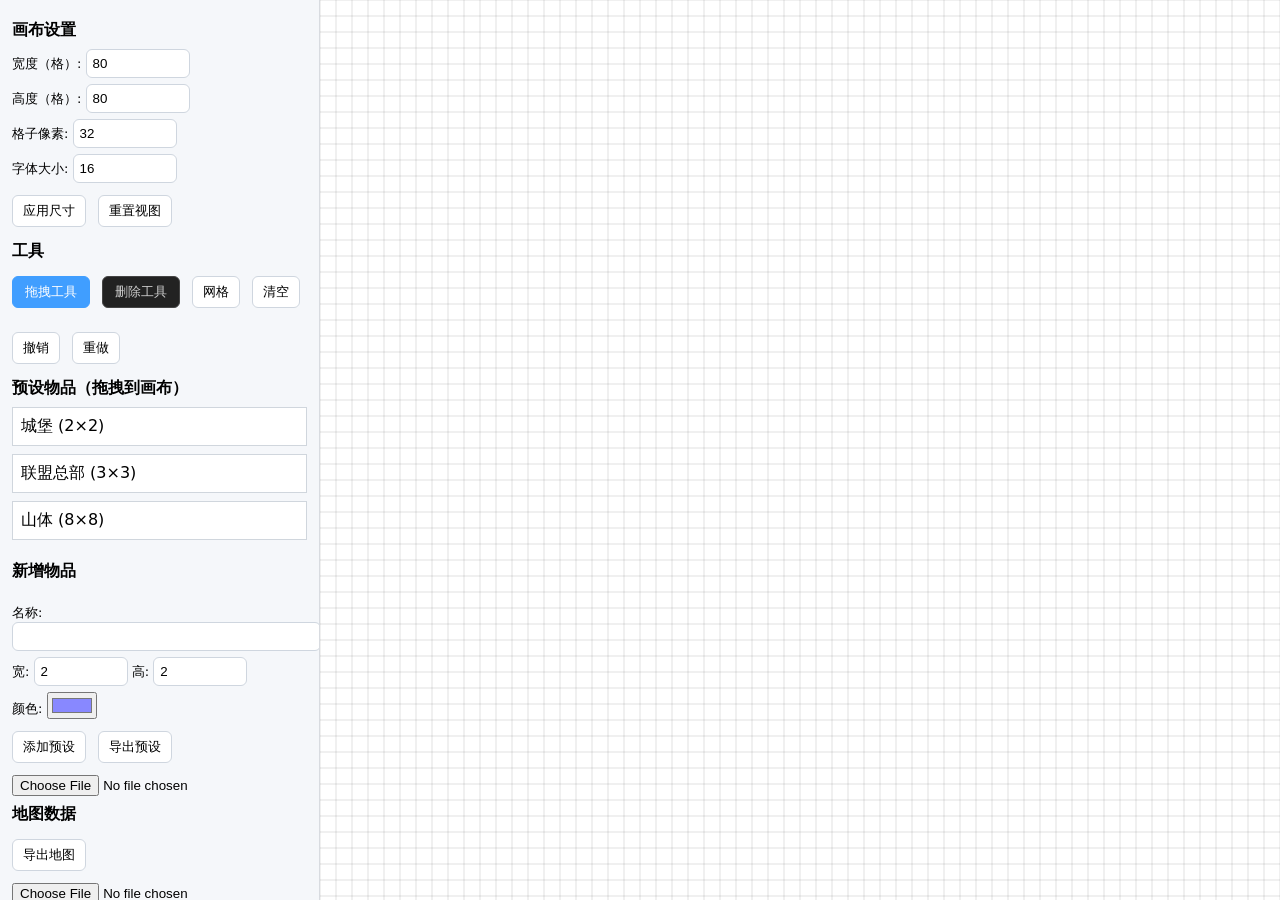
<file: index.html>
<!DOCTYPE html>
<html lang="zh">
<head>
    <meta charset="UTF-8"/>
    <title>GME地图编辑器</title>
    <meta name="viewport" content="width=device-width,initial-scale=1"/>
    <style>
        :root {
            --toolbar-width: 320px;
        }

        html, body {
            height: 100%;
            margin: 0;
        }

        body {
            font-family: system-ui, -apple-system, "Segoe UI", Roboto, "Helvetica Neue", Arial;
            display: flex;
            height: 100vh;
            overflow: hidden;
        }

        #toolbar {
            width: var(--toolbar-width);
            box-sizing: border-box;
            padding: 12px;
            background: #f5f7fa;
            border-right: 1px solid #d8dbe0;
            overflow: auto;
        }

        #mapContainer {
            flex: 1;
            position: relative;
            background: #e6e9ef;
        }

        canvas {
            display: block;
            width: 100%;
            height: 100%;
            background: #fff;
            cursor: crosshair;
        }

        h3 {
            margin: 8px 0;
            font-size: 16px;
        }

        label {
            display: block;
            margin: 6px 0;
            font-size: 13px;
        }

        input[type="number"], input[type="text"], select {
            padding: 6px;
            border-radius: 6px;
            border: 1px solid #cfd6df;
        }

        button {
            display: inline-block;
            margin: 6px 6px 6px 0;
            padding: 6px 10px;
            border-radius: 6px;
            border: 1px solid #cfd6df;
            background: #fff;
            cursor: pointer;
        }

        .preset-item {
            border: 1px solid #d0d6dd;
            padding: 8px;
            margin-bottom: 8px;
            background: #fff;
            cursor: grab;
            user-select: none;
        }

        .row {
            display: flex;
            gap: 6px;
            align-items: center;
        }

        .small {
            font-size: 12px;
            padding: 4px 8px;
        }

        .muted {
            color: #6b7280;
            font-size: 12px;
        }

        .stack {
            display: flex;
            gap: 6px;
            flex-wrap: wrap;
            margin-bottom: 8px;
        }

        .controls {
            margin-bottom: 12px;
        }

        .controls button[data-mode] {
            padding: 6px 12px;
            border: 1px solid #444;
            background: #222;
            color: #ccc;
            cursor: pointer;
        }

        .controls button[data-mode].active {
            background: #409eff; /* 高亮背景 */
            color: #fff;
            border-color: #409eff;
        }
    </style>
</head>
<body>
<div id="toolbar">
    <h3>画布设置</h3>
    <label>宽度（格）: <input id="mapWidth" type="number" value="80" min="4" max="300" style="width:90px"></label>
    <label>高度（格）: <input id="mapHeight" type="number" value="80" min="4" max="300" style="width:90px"></label>
    <label>格子像素: <input id="cellSizeInput" type="number" value="16" min="4" max="128" style="width:90px"></label>
    <label>字体大小: <input id="fontSizeInput" type="number" value="16" min="4" max="128" style="width:90px"></label>
    <div class="stack">
        <button onclick="applyCanvasSize()">应用尺寸</button>
        <button onclick="resetView()" title="重置缩放和平移">重置视图</button>
    </div>

    <h3>工具</h3>
    <div class="stack controls">
        <button data-mode="catch" onclick="setMode('catch')" id="btnPaint">拖拽工具</button>
        <button data-mode="delete" onclick="setMode('delete')" id="btnErase">删除工具</button>
        <button onclick="toggleGrid()" id="btnGrid">网格</button>
        <button onclick="clearMap()" id="btnClear">清空</button>
    </div>

    <div class="stack">
        <button onclick="undo()" title="撤销 (Ctrl+Z)">撤销</button>
        <button onclick="redo()" title="重做 (Ctrl+Y)">重做</button>
    </div>

    <h3>预设物品（拖拽到画布）</h3>
    <div id="presetList" style="margin-bottom:10px;"></div>

    <h4>新增物品</h4>
    <label>名称: <input id="newPresetName" type="text" style="width:100%"></label>
    <label>宽: <input id="newPresetW" type="number" value="2" min="1" style="width:80px"> 高: <input id="newPresetH"
                                                                                                     type="number"
                                                                                                     value="2" min="1"
                                                                                                     style="width:80px"></label>
    <label>颜色: <input id="newPresetColor" type="color" value="#8888ff"></label>
    <div class="stack">
        <button onclick="addPreset()">添加预设</button>
        <button onclick="savePresets()">导出预设</button>
        <input id="loadPresetsFile" type="file" accept="application/json" onchange="loadPresets(event)">
    </div>

    <h3>地图数据</h3>
    <div class="stack">
        <button onclick="saveMap()">导出地图</button>
        <input id="loadMapFile" type="file" accept="application/json" onchange="loadMap(event)">
        <button onclick="exportPNG()">导出 PNG</button>
    </div>

    <div class="muted">
        提示：滚轮缩放（以鼠标为中心）；按空格键或按中键并拖动可平移；从左侧拖拽物品到画布放置；放置前会检查冲突并高亮红色格子，放置后物品中心显示名称。
    </div>
</div>

<div id="mapContainer">
    <canvas id="mapCanvas" tabindex="0"></canvas>
</div>


<!-- 自定义弹窗表单 -->
<div id="presetFormModal" style="
    display:none;
    position:fixed;
    top:50%;
    left:50%;
    transform:translate(-50%, -50%);
    background:white;
    padding:20px;
    border:1px solid #ccc;
    border-radius:8px;
    box-shadow:0 4px 12px rgba(0,0,0,0.3);
    z-index:1000;
">
    <h3>请输入建筑信息</h3>
    <label>
        名称: <input type="text" id="presetName" autocomplete="off"/>
    </label>
    <br/><br/>
    <label>
        颜色：
        <input type="color" id="presetColor" autocomplete="off"/>
    </label>
    <br/><br/>
    <button id="presetConfirm">确认</button>
    <button id="presetCancel">取消</button>
</div>


<script>
    /* ------------------------
       全局状态与初始化
       ------------------------ */
    let mapW = 80, mapH = 80, cellSize = 32, fontSize = 16;
    let mapData = [];          // mapData[y][x] = color hex string, '#ffffff' 表示空白
    let presets = [
        {name: '城堡', w: 2, h: 2, color: '#8888ff'},
        {name: '联盟总部', w: 3, h: 3, color: '#ff4444'},
        {name: '山体', w: 8, h: 8, color: '#888888'}
    ];
    let placedItems = [];      // 放置后记录 {name,x,y,w,h,color}

    function createMapData(w = mapW, h = mapH) {
        mapW = w;
        mapH = h;
        mapData = Array.from({length: mapH}, () => Array(mapW).fill('#ffffff'));
        placedItems = [];
    }

    createMapData();

    let mode = 'catch';
    updateModeButtons();
    let showGrid = true;

    // 视图变换
    let panX = 0, panY = 0;
    let scale = 0.5;
    let isPanning = false;
    let lastPan = null;
    let isSpacePressed = false;

    // 拖拽预设相关
    // 拖动对象
    let draggingPreset = null;
    // 是否在拖动状态
    let isDraggingFromToolbar = false;
    // 绘图坐标
    let previewPos = null; // {x,y} 网格坐标预览

    // 撤销/重做
    let undoStack = [];
    let redoStack = [];
    const MAX_HISTORY = 80;

    /* ------------------------
       DOM & 画布准备
       ------------------------ */
    const canvas = document.getElementById('mapCanvas');
    const ctx = canvas.getContext('2d');

    function resizeCanvasToContainer() {
        const rect = document.getElementById('mapContainer').getBoundingClientRect();
        canvas.width = Math.max(1, Math.floor(rect.width));
        canvas.height = Math.max(1, Math.floor(rect.height));
        drawMap();
    }

    window.addEventListener('resize', resizeCanvasToContainer);
    resizeCanvasToContainer();

    /* ------------------------
       历史记录：saveHistory / undo / redo
       ------------------------ */
    function snapshot() {
        // 深拷贝 mapData 和 placedItems
        return {
            mapData: mapData.map(row => row.slice()),
            placedItems: JSON.parse(JSON.stringify(placedItems))
        };
    }

    function saveHistory() {
        // push current snapshot to undo stack, clear redo
        undoStack.push(snapshot());
        if (undoStack.length > MAX_HISTORY) undoStack.shift();
        redoStack = [];
        updateHistoryButtons();
    }

    function undo() {
        if (undoStack.length === 0) return;
        // push current to redo
        redoStack.push(snapshot());
        const snap = undoStack.pop();
        mapData = snap.mapData.map(row => row.slice());
        placedItems = JSON.parse(JSON.stringify(snap.placedItems));
        drawMap();
        updateHistoryButtons();
    }

    function redo() {
        if (redoStack.length === 0) return;
        undoStack.push(snapshot());
        const snap = redoStack.pop();
        mapData = snap.mapData.map(row => row.slice());
        placedItems = JSON.parse(JSON.stringify(snap.placedItems));
        drawMap();
        updateHistoryButtons();
    }

    function updateHistoryButtons() {
        // (Optional) Could enable/disable UI buttons; left simple here
    }

    function setMode(m) {
        mode = m;
        updateModeButtons();
        // visual hint: focus canvas to capture keys
        canvas.focus();
    }


    function updateModeButtons() {
        document
            .querySelectorAll('.controls button[data-mode]')
            .forEach(btn => {
                const btnMode = btn.dataset.mode;
                btn.classList.toggle('active', btnMode === mode);
            });
    }

    function applyCanvasSize() {
        const w = parseInt(document.getElementById('mapWidth').value) || mapW;
        const h = parseInt(document.getElementById('mapHeight').value) || mapH;
        const cs = parseInt(document.getElementById('cellSizeInput').value) || cellSize;
        const fs = parseInt(document.getElementById('fontSizeInput').value) || fontSize;
        cellSize = cs;
        fontSize = fs;
        createMapData(w, h);
        panX = panY = 0;
        scale = 1;
        // clear history because changing size is a major action
        undoStack = [];
        redoStack = [];
        drawMap();
    }

    function resetView() {
        panX = panY = 0;
        scale = 1;
        drawMap();
    }

    function toggleGrid() {
        showGrid = !showGrid;
        drawMap();
    }

    function clearMap() {
        saveHistory();
        createMapData(mapW, mapH);
        drawMap();
    }

    /* ------------------------
       预设面板（渲染 + 管理）
       ------------------------ */
    function renderPresets() {
        const box = document.getElementById('presetList');
        box.innerHTML = '';
        presets.forEach((p, idx) => {
            const el = document.createElement('div');
            el.className = 'preset-item';
            el.textContent = `${p.name} (${p.w}×${p.h})`;
            el.draggable = true;
            el.addEventListener('dragstart', ev => {
                console.log('dragstart');
                draggingPreset = p;
                isDraggingFromToolbar = true;
                // use invisible drag image to avoid default ghost
                const tmp = document.createElement('canvas');
                tmp.width = 1;
                tmp.height = 1;
                ev.dataTransfer.setDragImage(tmp, 0, 0);
                // focus canvas so we can still capture keyboard (space)
                canvas.focus();
            });
            el.addEventListener('dragend', ev => {
                console.log('dragend');
                draggingPreset = null;
                isDraggingFromToolbar = false;
                previewPos = null;
                drawMap();
            });
            box.appendChild(el);
        });
    }

    renderPresets();

    function addPreset() {
        const name = (document.getElementById('newPresetName').value || '').trim();
        const w = parseInt(document.getElementById('newPresetW').value) || 1;
        const h = parseInt(document.getElementById('newPresetH').value) || 1;
        const color = document.getElementById('newPresetColor').value || '#8888ff';
        if (!name) return alert('请输入名称');
        presets.push({name, w, h, color});
        renderPresets();
    }

    function savePresets() {
        download('presets.json', JSON.stringify(presets, null, 2));
    }

    function loadPresets(e) {
        const f = e.target.files[0];
        if (!f) return;
        const fr = new FileReader();
        fr.onload = () => {
            try {
                const arr = JSON.parse(fr.result);
                if (!Array.isArray(arr)) throw new Error('格式错误');
                presets = arr;
                renderPresets();
            } catch (err) {
                alert('导入预设失败：' + err.message);
            }
        };
        fr.readAsText(f);
    }

    /* ------------------------
       放置规则：是否可放置（不能覆盖非空格子）
       ------------------------ */
    function canPlacePresetAt(x, y, preset) {
        for (let yy = 0; yy < preset.h; yy++) {
            for (let xx = 0; xx < preset.w; xx++) {
                const gx = x + xx, gy = y + yy;
                if (gx < 0 || gy < 0 || gx >= mapW || gy >= mapH) return false;
                // const occupied = mapData[gy][gx] !== '#ffffff';
                // return item ? item === preset : true
                if (mapData[gy][gx] !== '#ffffff') {
                    let occupied = false;
                    const coverItems = coverItem({x: gx, y: gy})
                    for (let i = 0; i < coverItems.length; i++) {
                        const item = coverItems[i];
                        occupied = item ? item !== preset : false
                        if (occupied) {
                            return false;
                        }
                    }
                }
            }
        }
        return true;
    }

    function placePresetAt(x, y, preset) {
        // assume already validated
        for (let yy = 0; yy < preset.h; yy++) {
            for (let xx = 0; xx < preset.w; xx++) {
                const gx = x + xx, gy = y + yy;
                mapData[gy][gx] = preset.color;
            }
        }
        placedItems.push({name: preset.name, x: x, y: y, w: preset.w, h: preset.h, color: preset.color});
        drawMap();
    }

    function removePlace(preset) {
        // assume already validated
        for (let yy = 0; yy < preset.h; yy++) {
            for (let xx = 0; xx < preset.w; xx++) {
                const gx = preset.x + xx, gy = preset.y + yy;
                mapData[gy][gx] = '#ffffff';
            }
        }
        let i = placedItems.indexOf(preset);
        if (i !== -1) {
            placedItems.splice(i, 1); // ⭐ 原数组删除
        }
        drawMap()
    }

    function coverItem(g) {
        let coverItems = [];
        for (let i = placedItems.length - 1; i >= 0; i--) {
            const img = placedItems[i];
            const inside =
                g.x >= img.x &&
                g.x < img.x + img.w &&
                g.y >= img.y &&
                g.y < img.y + img.h;

            if (inside) {
                coverItems.push(placedItems[i])
                // return placedItems[i];
            }
        }
        return coverItems;
    }

    /* ------------------------
       坐标转换：屏幕 -> 网格（考虑 pan & scale）
       ------------------------ */
    function screenToGrid(clientX, clientY) {
        const rect = canvas.getBoundingClientRect();
        const sx = clientX - rect.left - panX;
        const sy = clientY - rect.top - panY;
        const wx = sx / scale;
        const wy = sy / scale;
        const gx = Math.floor(wx / cellSize);
        const gy = Math.floor(wy / cellSize);
        if (gx < 0 || gy < 0 || gx >= mapW || gy >= mapH) return null;
        return {x: gx, y: gy};
    }

    /* ------------------------
       画布事件：平移、绘制、拖拽预设（支持 HTML5 drag + pointer）
       ------------------------ */
    window.addEventListener('keydown', (e) => {
        // ctrl+z / ctrl+y handled separately below
        if (e.code === 'Space') {
            isSpacePressed = true;
            canvas.style.cursor = 'grab';
            e.preventDefault();
        }
    });
    window.addEventListener('keyup', (e) => {
        if (e.code === 'Space') {
            isSpacePressed = false;
            canvas.style.cursor = 'crosshair';
        }
    });

    // pointer (mouse/touch) events
    canvas.addEventListener('pointerdown', (e) => {
        console.log('pointerdown')
        canvas.setPointerCapture(e.pointerId);
        // pan with space or middle button
        if (e.button === 1 || isSpacePressed) {
            isPanning = true;
            lastPan = {x: e.clientX, y: e.clientY};
            canvas.style.cursor = 'grabbing';
        }
        const g = screenToGrid(e.clientX, e.clientY);
        const coverItems = coverItem(g);
        if (mode === 'catch') {
            if (coverItems.length > 0) {
                draggingPreset = coverItem(g)[0];
                isDraggingFromToolbar = true;
            }
        } else if (mode === 'delete') {
            saveHistory();
            removePlace(coverItem(g)[0]);
            drawMap();
        }

    });
    canvas.addEventListener('pointermove', (e) => {
        console.log('pointermove')
        if (isPanning) {
            const dx = e.clientX - lastPan.x, dy = e.clientY - lastPan.y;
            lastPan = {x: e.clientX, y: e.clientY};
            panX += dx;
            panY += dy;
            drawMap();
            return;
        }
        // If dragging from toolbar using HTML5 Drag API, pointermove may not fire during drag.
        // But if the user presses mouse and drags in canvas (not drag API), keep preview via isDraggingFromToolbar flag.
        if (isDraggingFromToolbar && draggingPreset) {
            // pointermove may be triggered if dragging via mouse but not necessarily; we still compute preview here
            const g = screenToGrid(e.clientX, e.clientY);
            previewPos = g;
            drawMap();
        }
    });
    window.addEventListener('pointerup', (e) => {
        console.log('pointerup')
        canvas.releasePointerCapture && canvas.releasePointerCapture(e.pointerId);
        if (isPanning) {
            isPanning = false;
            canvas.style.cursor = isSpacePressed ? 'grab' : 'crosshair';
        }
        if (isDraggingFromToolbar && draggingPreset) {
            const cell = screenToGrid(e.clientX, e.clientY);
            if (!cell) {
                saveHistory();
                removePlace(draggingPreset)
            }
            if (cell && canPlacePresetAt(cell.x, cell.y, draggingPreset)) {
                saveHistory();
                removePlace(draggingPreset)
                placePresetAt(cell.x, cell.y, draggingPreset);
            }
            draggingPreset = null;
            isDraggingFromToolbar = false;
            previewPos = null;
            drawMap();
        }
    });

    // wheel zoom
    canvas.addEventListener('wheel', (e) => {
        e.preventDefault();
        const rect = canvas.getBoundingClientRect();
        const mx = e.clientX - rect.left;
        const my = e.clientY - rect.top;
        const worldX = (mx - panX) / scale;
        const worldY = (my - panY) / scale;
        const delta = -e.deltaY;
        const zoomFactor = Math.exp(delta * 0.0015 * (e.ctrlKey ? 2.5 : 1));
        const newScale = Math.max(0.2, Math.min(8, scale * zoomFactor));
        scale = newScale;
        // adjust pan so mouse points to same world coord
        panX = mx - worldX * scale;
        panY = my - worldY * scale;
        drawMap();
    }, {passive: false});

    // Drag & Drop events (HTML5 Drag API) so preview works during dragover & drop
    canvas.addEventListener('dragover', (e) => {
        e.preventDefault();
        console.log('dropover')
        // update preview position during dragover
        if (isDraggingFromToolbar && draggingPreset) {
            const g = screenToGrid(e.clientX, e.clientY);
            previewPos = g;
            drawMap();
        }
    });
    canvas.addEventListener('drop', (e) => {
        e.preventDefault();
        console.log('drop')
        if (!draggingPreset) return;
        const cell = screenToGrid(e.clientX, e.clientY);
        if (cell && canPlacePresetAt(cell.x, cell.y, draggingPreset)) {
            // 弹窗输入
            // const info = prompt("请输入名称：", "");
            // if (info !== null && info.trim() !== "") {
            //     console.log("用户输入的信息:", info);
            //     console.log(draggingPreset)
            //     draggingPreset.name = info;
            // }
            const preset = {...draggingPreset};
            // 弹出自定义表单
            showPresetForm(preset, (p, info) => {
                if (info) {
                    // 保存用户输入的信息
                    console.log("用户输入:", info);
                    if (info.name !== null && info.name.trim() !== "") {
                        p.name = info.name;
                    }
                    p.color = info.color;
                    saveHistory();
                    placePresetAt(cell.x, cell.y, p);
                }
                // drawMap(); // 重新绘制地图
            });

        }
        draggingPreset = null;
        isDraggingFromToolbar = false;
        previewPos = null;
        drawMap();
    });
    canvas.addEventListener('dragenter', (e) => {
        e.preventDefault();
    });
    canvas.addEventListener('dragleave', (e) => { /* optional */
    });

    /* ------------------------
       绘制主函数（包含预览与冲突高亮、名称显示）
       ------------------------ */
    function drawMap() {
        // clear full canvas
        ctx.clearRect(0, 0, canvas.width, canvas.height);
        // save and apply transform
        ctx.save();
        ctx.translate(panX, panY);
        ctx.scale(scale, scale);

        // draw base cells
        for (let y = 0; y < mapH; y++) {
            for (let x = 0; x < mapW; x++) {
                ctx.fillStyle = mapData[y][x] || '#ffffff';
                ctx.fillRect(x * cellSize, y * cellSize, cellSize, cellSize);
            }
        }

        // draw placed item labels (centered, with outline)
        if (placedItems.length) {
            ctx.save();
            for (const item of placedItems) {
                const cx = (item.x + item.w / 2) * cellSize;
                const cy = (item.y + item.h / 2) * cellSize;
                // font size relative to cellSize
                // const fontSize = Math.max(10, Math.min(24, cellSize));
                ctx.font = `${fontSize}px sans-serif`;
                ctx.textAlign = 'center';
                ctx.textBaseline = 'middle';
                // outline
                ctx.lineWidth = Math.max(2, 3 / scale);
                ctx.strokeStyle = 'rgba(0,0,0,0.6)';
                ctx.strokeText(item.name, cx, cy);
                ctx.fillStyle = '#fff';
                ctx.fillText(item.name, cx, cy);

                // 画对象框
                ctx.globalAlpha = 1;
                ctx.strokeStyle = 'rgba(0,0,0,0.8)';
                ctx.lineWidth = Math.max(1 / scale, 1.5);
                ctx.strokeRect(item.x * cellSize + 0.25 / scale, item.y * cellSize + 0.25 / scale, (cellSize * item.w) - 0.5 / scale, (cellSize * item.h) - 0.5 / scale);
            }
            ctx.restore();
        }

        // preview: if dragging preset from toolbar, draw per-cell preview and highlight conflicts
        if (isDraggingFromToolbar && draggingPreset && previewPos) {
            const p = draggingPreset;
            let anyCollision = false;
            for (let yy = 0; yy < p.h; yy++) {
                for (let xx = 0; xx < p.w; xx++) {
                    const gx = previewPos.x + xx;
                    const gy = previewPos.y + yy;
                    const px = gx * cellSize, py = gy * cellSize;
                    // out of bounds?
                    if (gx < 0 || gy < 0 || gx >= mapW || gy >= mapH) {
                        ctx.globalAlpha = 0.35;
                        ctx.fillStyle = 'red';
                        ctx.fillRect(px, py, cellSize, cellSize);
                        ctx.globalAlpha = 1;
                        anyCollision = true;
                        continue;
                    }
                    const occupied = !canPlacePresetAt(previewPos.x, previewPos.y, draggingPreset);
                    // const occupied = mapData[gy][gx] !== '#ffffff';
                    if (occupied) {
                        ctx.globalAlpha = 0.55;
                        ctx.fillStyle = 'red';
                        ctx.fillRect(px, py, cellSize, cellSize);
                        ctx.globalAlpha = 1;
                        anyCollision = true;
                    } else {
                        ctx.globalAlpha = 0.45;
                        ctx.fillStyle = p.color;
                        ctx.fillRect(px, py, cellSize, cellSize);
                        ctx.globalAlpha = 1;
                        ctx.strokeStyle = 'rgba(255,255,255,0.6)';
                        ctx.lineWidth = Math.max(1 / scale, 0.5);
                        ctx.strokeRect(px + 0.25 / scale, py + 0.25 / scale, cellSize - 0.5 / scale, cellSize - 0.5 / scale);
                    }
                }
            }
            // border around preview area (green if ok, red if collision)
            ctx.save();
            const areaX = previewPos.x * cellSize, areaY = previewPos.y * cellSize, areaW = p.w * cellSize,
                areaH = p.h * cellSize;
            ctx.lineWidth = Math.max(2 / scale, 1);
            ctx.strokeStyle = anyCollision ? 'red' : 'limegreen';
            ctx.strokeRect(areaX + 0.5 / scale, areaY + 0.5 / scale, areaW - 1 / scale, areaH - 1 / scale);

            // also draw preview name in the center (semi-transparent)
            const cx = (previewPos.x + p.w / 2) * cellSize;
            const cy = (previewPos.y + p.h / 2) * cellSize;
            ctx.font = `${Math.max(10, Math.min(20, cellSize))}px sans-serif`;
            ctx.textAlign = 'center';
            ctx.textBaseline = 'middle';
            ctx.globalAlpha = 0.9;
            ctx.strokeStyle = 'rgba(0,0,0,0.6)';
            ctx.lineWidth = Math.max(3 / scale, 2);
            ctx.strokeText(p.name, cx, cy);
            ctx.fillStyle = '#fff';
            ctx.fillText(p.name, cx, cy);
            ctx.globalAlpha = 1;
            ctx.restore();
        }

        // grid lines
        if (showGrid) {
            ctx.save();
            ctx.strokeStyle = 'rgba(0,0,0,0.12)';
            ctx.lineWidth = 1 / scale;
            for (let i = 0; i <= mapW; i++) {
                ctx.beginPath();
                ctx.moveTo(i * cellSize, 0);
                ctx.lineTo(i * cellSize, mapH * cellSize);
                ctx.stroke();
            }
            for (let i = 0; i <= mapH; i++) {
                ctx.beginPath();
                ctx.moveTo(0, i * cellSize);
                ctx.lineTo(mapW * cellSize, i * cellSize);
                ctx.stroke();
            }
            ctx.restore();
        }

        ctx.restore();
    }

    /* ------------------------
       导出/导入、PNG、下载辅助
       ------------------------ */
    function saveMap() {
        const payload = {mapW, mapH, cellSize, fontSize, mapData, placedItems};
        download('map.json', JSON.stringify(payload, null, 2));
    }

    function loadMap(e) {
        const f = e.target.files[0];
        if (!f) return;
        const fr = new FileReader();
        fr.onload = () => {
            try {
                const d = JSON.parse(fr.result);
                if (!d.mapW || !d.mapH || !d.mapData) throw new Error('格式不正确');
                // saveHistory? We'll clear history to avoid mismatch
                undoStack = [];
                redoStack = [];
                mapW = d.mapW;
                mapH = d.mapH;
                cellSize = d.cellSize || cellSize;
                fontSize = d.fontSize || fontSize;
                mapData = d.mapData;
                placedItems = d.placedItems || [];
                document.getElementById('mapWidth').value = mapW;
                document.getElementById('mapHeight').value = mapH;
                document.getElementById('cellSizeInput').value = cellSize;
                document.getElementById('fontSizeInput').value = fontSize;
                drawMap();
            } catch (err) {
                alert('导入地图失败：' + err.message);
            }
        };
        fr.readAsText(f);
    }

    function exportPNG() {
        // Render visible canvas content into an offscreen canvas including transform
        const out = document.createElement('canvas');
        out.width = canvas.width;
        out.height = canvas.height;
        const oc = out.getContext('2d');
        oc.fillStyle = '#fff';
        oc.fillRect(0, 0, out.width, out.height);
        oc.save();
        oc.translate(panX, panY);
        oc.scale(scale, scale);
        for (let y = 0; y < mapH; y++) for (let x = 0; x < mapW; x++) {
            oc.fillStyle = mapData[y][x] || '#fff';
            oc.fillRect(x * cellSize, y * cellSize, cellSize, cellSize);
        }
        // draw placed item labels (on exported image)
        for (const item of placedItems) {
            const cx = (item.x + item.w / 2) * cellSize;
            const cy = (item.y + item.h / 2) * cellSize;
            // const fontSize = fontSize;
            oc.font = `${fontSize}px sans-serif`;
            oc.textAlign = 'center';
            oc.textBaseline = 'middle';
            oc.lineWidth = Math.max(3 / scale, 2);
            oc.strokeStyle = 'rgba(0,0,0,0.6)';
            oc.strokeText(item.name, cx, cy);
            oc.fillStyle = '#fff';
            oc.fillText(item.name, cx, cy);
        }
        oc.restore();
        const url = out.toDataURL('image/png');
        const a = document.createElement('a');
        a.href = url;
        a.download = `map-${mapW}x${mapH}.png`;
        a.click();
    }

    function savePresets() {
        download('presets.json', JSON.stringify(presets, null, 2));
    }

    function loadPresets(e) {
        const f = e.target.files[0];
        if (!f) return;
        const fr = new FileReader();
        fr.onload = () => {
            try {
                const arr = JSON.parse(fr.result);
                if (!Array.isArray(arr)) throw new Error('格式错误');
                presets = arr;
                renderPresets();
            } catch (err) {
                alert('导入预设失败：' + err.message);
            }
        };
        fr.readAsText(f);
    }

    function download(filename, text) {
        const a = document.createElement('a');
        a.href = URL.createObjectURL(new Blob([text], {type: 'application/json'}));
        a.download = filename;
        a.click();
    }

    /* ------------------------
       键盘快捷键（撤销/重做）与辅助
       ------------------------ */
    window.addEventListener('keydown', (e) => {
        // Ctrl+Z / Ctrl+Y / Ctrl+Shift+Z
        if (e.ctrlKey && !e.shiftKey && (e.key === 'z' || e.key === 'Z')) {
            e.preventDefault();
            undo();
            return;
        }
        if (e.ctrlKey && (e.key === 'y' || e.key === 'Y' || (e.shiftKey && (e.key === 'Z')))) {
            e.preventDefault();
            redo();
            return;
        }
    });

    /* ------------------------
       初始化 - 绑定 UI & 初次渲染
       ------------------------ */
    document.getElementById('mapWidth').value = mapW;
    document.getElementById('mapHeight').value = mapH;
    document.getElementById('cellSizeInput').value = cellSize;
    document.getElementById('fontSizeInput').value = fontSize;
    renderPresets();
    drawMap();

    /* ------------------------
       小改进：在窗口失焦时终止绘制/平移
       ------------------------ */
    window.addEventListener('blur', () => {
        isPanning = false;
        canvas.style.cursor = isSpacePressed ? 'grab' : 'crosshair';
    });


    // 弹窗表单逻辑
    function showPresetForm(preset, callback) {
        const modal = document.getElementById('presetFormModal');
        const nameInput = document.getElementById('presetName');
        const colorInput = document.getElementById('presetColor');
        const confirmBtn = document.getElementById('presetConfirm');
        const cancelBtn = document.getElementById('presetCancel');

        // ⚡ 每次打开都先清空，再赋值
        nameInput.value = '';
        colorInput.value = '';

        modal.style.display = 'block';
        nameInput.value = preset.name;
        colorInput.value = preset.color;
        nameInput.focus();

        function close() {
            modal.style.display = 'none';
            confirmBtn.onclick = null;
            cancelBtn.onclick = null;
        }

        confirmBtn.onclick = () => {
            callback(preset, {
                name: nameInput.value.trim(),
                color: colorInput.value
            });
            close();
        };

        cancelBtn.onclick = () => {
            callback(preset, null);
            close();
        };
    }
</script>

</body>
</html>
</file>
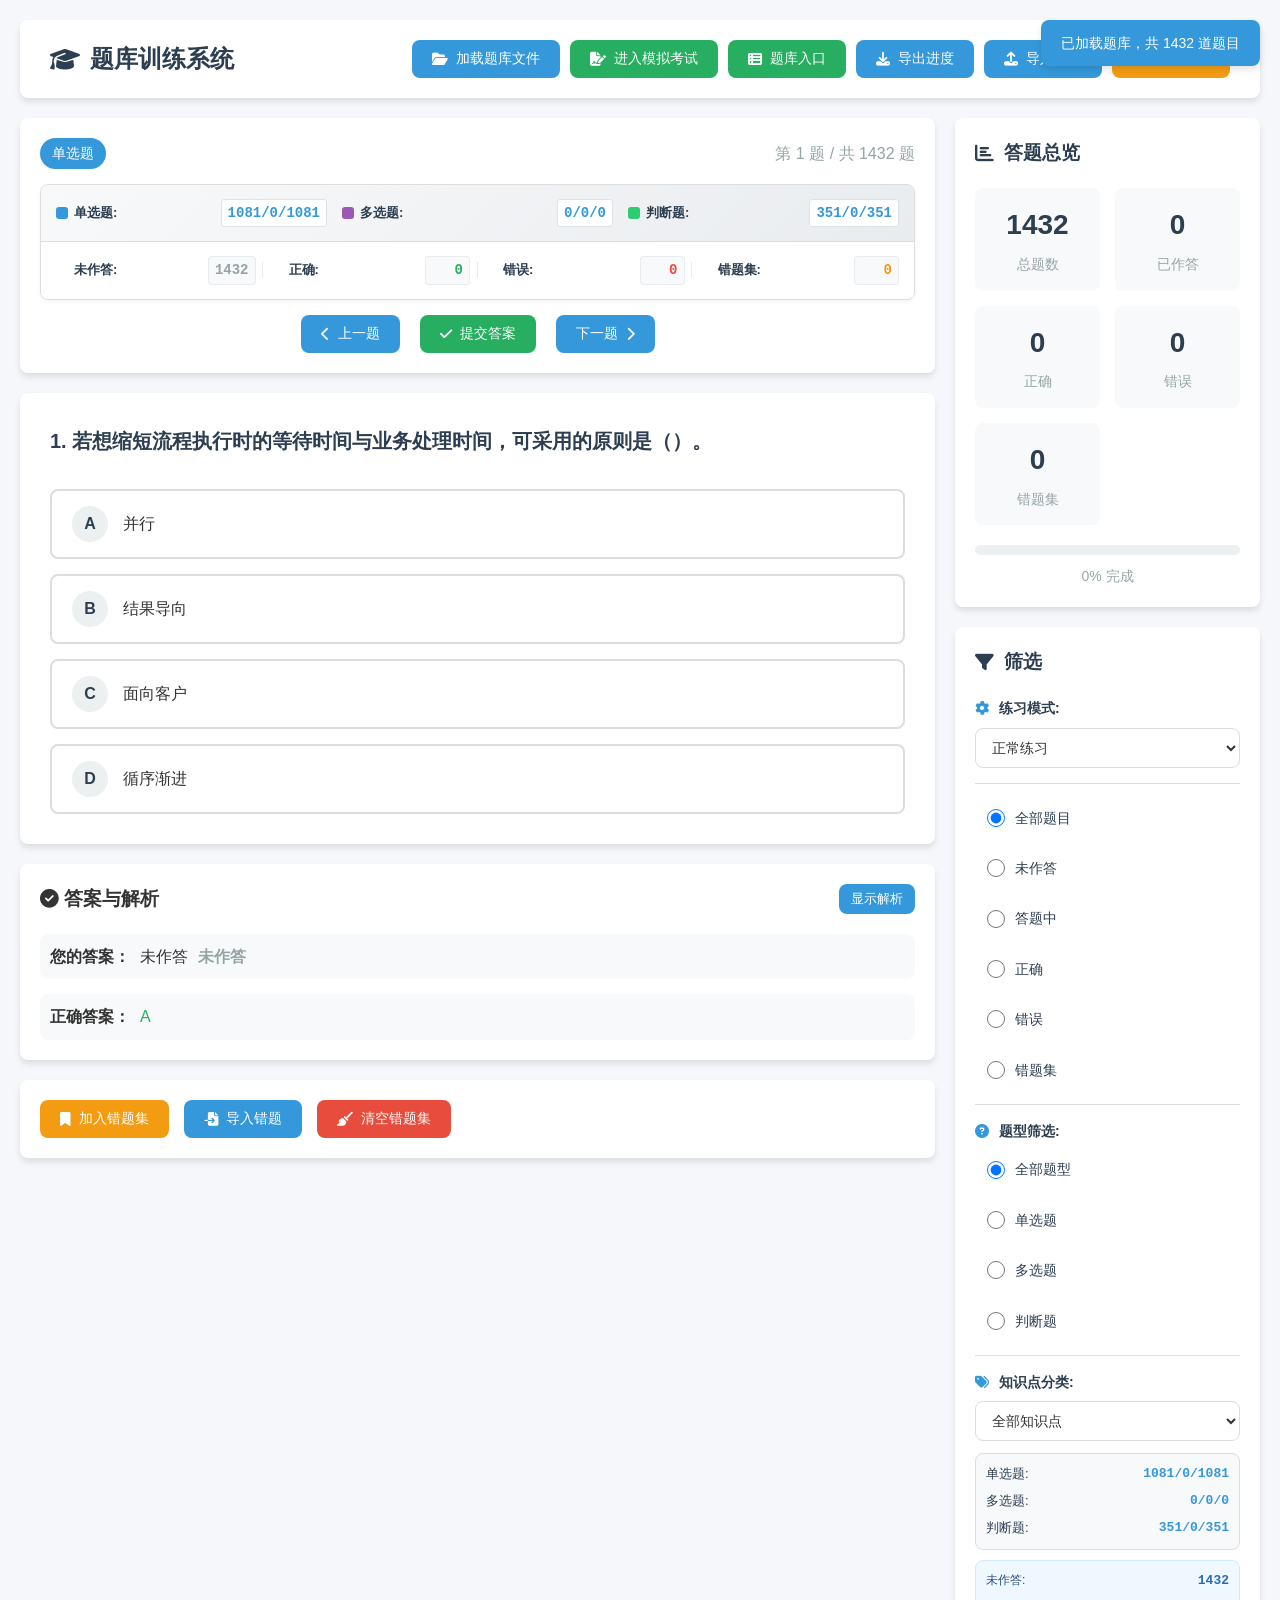
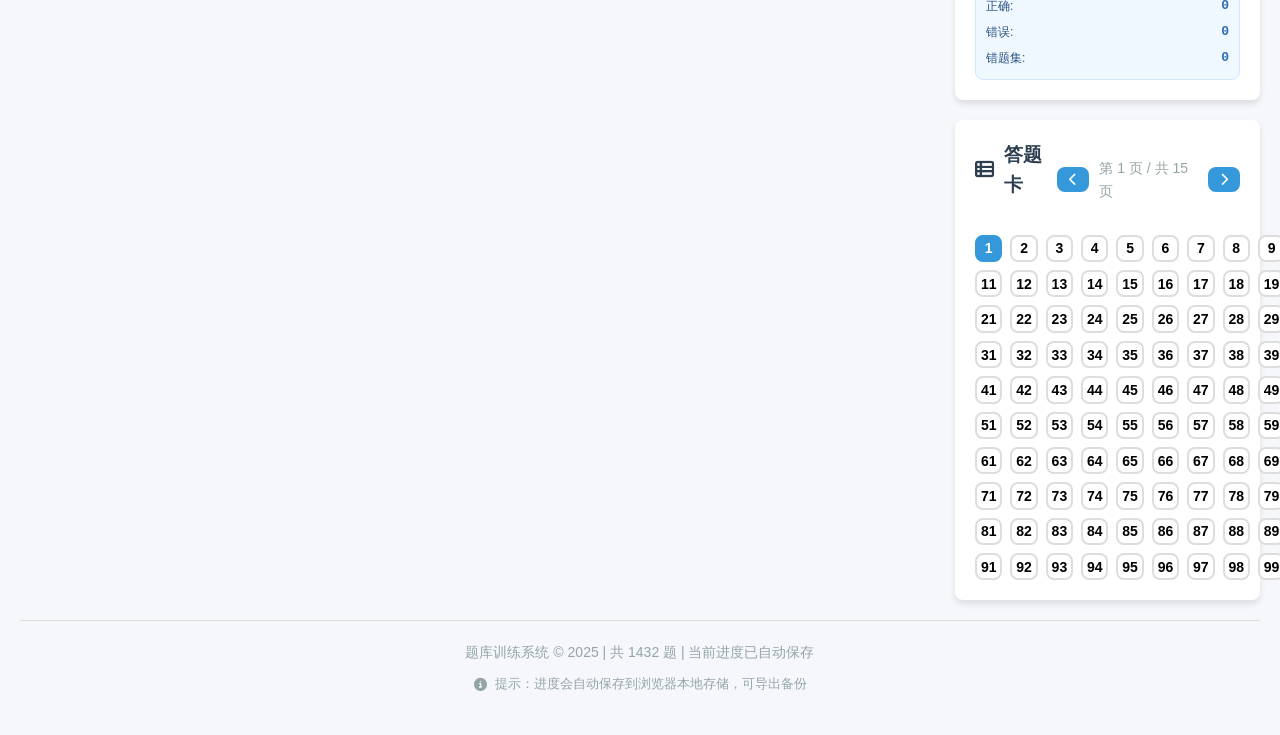
<file: ai_test/index.html>
<!DOCTYPE html>
<html lang="zh-CN">
<head>
    <meta charset="UTF-8">
    <meta name="viewport" content="width=device-width, initial-scale=1.0">
    <title>题库训练系统</title>
    <script>
        var _hmt = _hmt || [];
        (function() {
            var hm = document.createElement("script");
            hm.src = "https://hm.baidu.com/hm.js?c0eb50d5dace8f4c7319fd2c48cfebbc";
            var s = document.getElementsByTagName("script")[0];
            s.parentNode.insertBefore(hm, s);
        })();
    </script>
    <link rel="stylesheet" href="style.css">
    <link rel="stylesheet" href="https://cdnjs.cloudflare.com/ajax/libs/font-awesome/6.4.0/css/all.min.css">
</head>
<body>
    <div class="container">
        <header>
            <h1><i class="fas fa-graduation-cap"></i> 题库训练系统</h1>
            <div class="header-controls">
                <button id="loadFile" class="btn"><i class="fas fa-folder-open"></i> 加载题库文件</button>
                <input type="file" id="fileInput" accept=".txt" style="display: none;">
                <button class="btn btn-primary" onclick="window.location.href='mock-exam.html'">
                    <i class="fas fa-file-signature"></i> 进入模拟考试
                </button>
                <button class="btn btn-primary" onclick="window.location.href='portal.html'">
                    <i class="fas fa-table-list"></i> 题库入口
                </button>
                <button id="exportBtn" class="btn"><i class="fas fa-download"></i> 导出进度</button>
                <button id="importBtn" class="btn"><i class="fas fa-upload"></i> 导入进度</button>
                <input type="file" id="importFile" accept=".json" style="display: none;">
                <button id="resetBtn" class="btn btn-warning"><i class="fas fa-redo"></i> 重置进度</button>
            </div>
        </header>

        <main>
            <div class="left-panel">
                <div class="question-header">
                    <div class="question-info">
                        <span class="question-type" id="questionType">单选题</span>
                        <span class="question-number" id="questionNumber">第 1 题 / 共 1432 题</span>
                    </div>
                    <div class="question-stats-summary" id="questionStatsSummary">
                        <div class="stats-summary-row type-stats">
                            <div class="stats-summary-item">
                                <span class="stats-summary-label">单选题:</span>
                                <span class="stats-summary-count" id="summarySingleCount">0/0/0</span>
                            </div>
                            <div class="stats-summary-item">
                                <span class="stats-summary-label">多选题:</span>
                                <span class="stats-summary-count" id="summaryMultipleCount">0/0/0</span>
                            </div>
                            <div class="stats-summary-item">
                                <span class="stats-summary-label">判断题:</span>
                                <span class="stats-summary-count" id="summaryJudgeCount">0/0/0</span>
                            </div>
                        </div>
                        <div class="stats-summary-row status-stats">
                            <div class="stats-summary-item">
                                <span class="stats-summary-label">未作答:</span>
                                <span class="stats-summary-count" id="summaryUnansweredCount">0</span>
                            </div>
                            <div class="stats-summary-item">
                                <span class="stats-summary-label">正确:</span>
                                <span class="stats-summary-count" id="summaryCorrectCount">0</span>
                            </div>
                            <div class="stats-summary-item">
                                <span class="stats-summary-label">错误:</span>
                                <span class="stats-summary-count" id="summaryIncorrectCount">0</span>
                            </div>
                            <div class="stats-summary-item">
                                <span class="stats-summary-label">错题集:</span>
                                <span class="stats-summary-count" id="summaryWrongBookCount">0</span>
                            </div>
                        </div>
                    </div>
                    <div class="question-actions">
                        <button id="prevBtn" class="btn"><i class="fas fa-chevron-left"></i> 上一题</button>
                        <button id="submitBtn" class="btn btn-primary"><i class="fas fa-check"></i> 提交答案</button>
                        <button id="nextBtn" class="btn">下一题 <i class="fas fa-chevron-right"></i></button>
                    </div>
                </div>

                <div class="question-content">
                    <h2 id="questionText">加载题目中...</h2>
                    <div class="options" id="optionsContainer">
                        <!-- 选项动态生成 -->
                    </div>
                    <div class="judgment-options" id="judgmentContainer" style="display: none;">
                        <button class="judgment-btn correct-btn" data-value="正确">正确</button>
                        <button class="judgment-btn wrong-btn" data-value="错误">错误</button>
                    </div>
                </div>

                <div class="answer-section">
                    <div class="answer-header">
                        <h3><i class="fas fa-check-circle"></i> 答案与解析</h3>
                        <button id="toggleExplanation" class="btn btn-small">显示解析</button>
                    </div>
                    <div class="answer-content">
                        <div class="user-answer">
                            <strong>您的答案：</strong>
                            <span id="userAnswerText">未作答</span>
                            <span id="answerStatus" class="status-unanswered">未作答</span>
                        </div>
                        <div class="correct-answer">
                            <strong>正确答案：</strong>
                            <span id="correctAnswerText">-</span>
                        </div>
                        <div class="explanation" id="explanationText" style="display: none;">
                            <strong>解析：</strong>
                            <p>解析内容加载中...</p>
                        </div>
                    </div>
                </div>

                <div class="wrong-book-section">
                    <button id="toggleWrongBook" class="btn btn-wrongbook">
                        <i class="fas fa-bookmark"></i> 加入错题集
                    </button>
                    <button id="removeWrongBook" class="btn btn-wrongbook-remove" style="display: none;">
                        <i class="fas fa-trash-alt"></i> 移除错题集
                    </button>
                    <button id="toggleWrongBookImport" class="btn btn-import-wrongbook">
                        <i class="fas fa-file-import"></i> 导入错题
                    </button>
                    <button id="clearWrongBook" class="btn btn-wrongbook-remove">
                        <i class="fas fa-broom"></i> 清空错题集
                    </button>
                    <span class="wrong-book-hint" id="wrongBookHint"></span>
                </div>
            </div>

            <div class="right-panel">
                <div class="stats-card">
                    <h3><i class="fas fa-chart-bar"></i> 答题总览</h3>
                    <div class="stats-grid">
                        <div class="stat-item">
                            <div class="stat-number" id="totalQuestions">1432</div>
                            <div class="stat-label">总题数</div>
                        </div>
                        <div class="stat-item">
                            <div class="stat-number" id="answeredCount">0</div>
                            <div class="stat-label">已作答</div>
                        </div>
                        <div class="stat-item">
                            <div class="stat-number" id="correctCount">0</div>
                            <div class="stat-label">正确</div>
                        </div>
                        <div class="stat-item">
                            <div class="stat-number" id="incorrectCount">0</div>
                            <div class="stat-label">错误</div>
                        </div>
                        <div class="stat-item">
                            <div class="stat-number" id="wrongBookCount">0</div>
                            <div class="stat-label">错题集</div>
                        </div>
                    </div>
                    <div class="progress-container">
                        <div class="progress-bar">
                            <div class="progress-fill" id="progressFill" style="width: 0%"></div>
                        </div>
                        <div class="progress-text" id="progressText">0% 完成</div>
                    </div>
                </div>

                <div class="filter-card">
                    <h3><i class="fas fa-filter"></i> 筛选</h3>
                    <div class="mode-selector">
                        <label for="modeSelect"><i class="fas fa-cog"></i> 练习模式:</label>
                        <select id="modeSelect" class="mode-select">
                            <option value="normal">正常练习</option>
                            <option value="exam">考试模式 (100题)</option>
                            <option value="review">错题集复习</option>
                        </select>
                    </div>
                    <div class="exam-controls" id="examControls" style="display: none;">
                        <button id="regenerateExamBtn" class="btn btn-warning"><i class="fas fa-sync-alt"></i> 重新生成考卷</button>
                    </div>
                    <div class="filter-options">
                        <label class="filter-option">
                            <input type="radio" name="filter" value="all" checked>
                            <span class="filter-label">全部题目</span>
                        </label>
                        <label class="filter-option">
                            <input type="radio" name="filter" value="unanswered">
                            <span class="filter-label">未作答</span>
                        </label>
                        <label class="filter-option">
                            <input type="radio" name="filter" value="answering">
                            <span class="filter-label">答题中</span>
                        </label>
                        <label class="filter-option">
                            <input type="radio" name="filter" value="correct">
                            <span class="filter-label">正确</span>
                        </label>
                        <label class="filter-option">
                            <input type="radio" name="filter" value="incorrect">
                            <span class="filter-label">错误</span>
                        </label>
                        <label class="filter-option">
                            <input type="radio" name="filter" value="wrongbook">
                            <span class="filter-label">错题集</span>
                        </label>
                    </div>
                    <div class="type-filter">
                        <div class="type-filter-label"><i class="fas fa-question-circle"></i> 题型筛选:</div>
                        <div class="filter-options type-filter-options">
                            <label class="filter-option">
                                <input type="radio" name="typeFilter" value="all" checked>
                                <span class="filter-label">全部题型</span>
                            </label>
                            <label class="filter-option">
                                <input type="radio" name="typeFilter" value="single">
                                <span class="filter-label">单选题</span>
                            </label>
                            <label class="filter-option">
                                <input type="radio" name="typeFilter" value="multiple">
                                <span class="filter-label">多选题</span>
                            </label>
                            <label class="filter-option">
                                <input type="radio" name="typeFilter" value="judge">
                                <span class="filter-label">判断题</span>
                            </label>
                        </div>
                    </div>
                    <div class="category-filter">
                        <label for="categorySelect"><i class="fas fa-tags"></i> 知识点分类:</label>
                        <select id="categorySelect" class="category-select">
                            <option value="test">⚠️ 测试选项（如果看到这个，说明下拉框显示正常）</option>
                            <!-- 选项将通过JavaScript动态生成 -->
                        </select>
                        <div class="question-type-stats" id="questionTypeStats">
                            <div class="type-stat-item">
                                <span class="type-stat-label">单选题:</span>
                                <span class="type-stat-count" id="singleCount">0/0/0</span>
                            </div>
                            <div class="type-stat-item">
                                <span class="type-stat-label">多选题:</span>
                                <span class="type-stat-count" id="multipleCount">0/0/0</span>
                            </div>
                            <div class="type-stat-item">
                                <span class="type-stat-label">判断题:</span>
                                <span class="type-stat-count" id="judgeCount">0/0/0</span>
                            </div>
                        </div>
                        <div class="category-stats" id="categoryStats">
                            <div class="category-stat-item">
                                <span class="category-stat-label">未作答:</span>
                                <span class="category-stat-count" id="categoryUnansweredCount">0</span>
                            </div>
                            <div class="category-stat-item">
                                <span class="category-stat-label">正确:</span>
                                <span class="category-stat-count" id="categoryCorrectCount">0</span>
                            </div>
                            <div class="category-stat-item">
                                <span class="category-stat-label">错误:</span>
                                <span class="category-stat-count" id="categoryIncorrectCount">0</span>
                            </div>
                            <div class="category-stat-item">
                                <span class="category-stat-label">错题集:</span>
                                <span class="category-stat-count" id="categoryWrongBookCount">0</span>
                            </div>
                        </div>
                    </div>
                </div>

                <div class="answer-sheet-card">
                    <div class="answer-sheet-header">
                        <h3><i class="fas fa-th-list"></i> 答题卡</h3>
                        <div class="sheet-controls">
                            <button id="prevPage" class="btn btn-small"><i class="fas fa-chevron-left"></i></button>
                            <span id="pageInfo">第 1 页 / 共 72 页</span>
                            <button id="nextPage" class="btn btn-small"><i class="fas fa-chevron-right"></i></button>
                        </div>
                    </div>
                    <div class="answer-sheet-grid" id="answerSheetGrid">
                        <!-- 答题卡按钮动态生成 -->
                    </div>
                </div>
            </div>
        </main>

        <footer>
            <p>题库训练系统 &copy; 2025 | 共 <span id="totalCount">1432</span> 题 | 当前进度已自动保存</p>
            <p class="footer-hint"><i class="fas fa-info-circle"></i> 提示：进度会自动保存到浏览器本地存储，可导出备份</p>
        </footer>
    </div>

    <div id="loadingOverlay" class="loading-overlay">
        <div class="loading-content">
            <div class="spinner"></div>
            <p>正在加载题库，请稍候...</p>
        </div>
    </div>

    <div id="wrongBookImportPanel" class="wrong-book-import-panel" hidden>
        <div class="wrong-book-import-dialog" role="dialog" aria-modal="true" aria-labelledby="wrongBookImportTitle">
            <div class="wrong-book-import-header">
                <div>
                    <h3 id="wrongBookImportTitle">导入错题</h3>
                    <p id="wrongBookImportSubtitle" class="wrong-book-import-subtitle">支持直接粘贴 error.html 全文，系统会自动抓取错题并转换成 1432 主库题号。</p>
                </div>
                <button id="closeWrongBookImport" class="wrong-book-import-close" type="button" aria-label="关闭导入弹窗">
                    <i class="fas fa-times"></i>
                </button>
            </div>

            <div class="wrong-book-import-mode-switch" role="tablist" aria-label="错题导入方式">
                <button id="wrongBookImportModeErrorHtml" class="wrong-book-import-mode-btn active" type="button" data-mode="errorHtml">
                    <i class="fas fa-code"></i> error.html 导入
                </button>
                <button id="wrongBookImportModeIds" class="wrong-book-import-mode-btn" type="button" data-mode="ids">
                    <i class="fas fa-list-ol"></i> 1432 题号导入
                </button>
            </div>

            <label id="wrongBookImportLabel" class="wrong-book-import-label" for="wrongBookImportInput">
                粘贴 error.html 全文
            </label>
            <textarea
                id="wrongBookImportInput"
                class="wrong-book-import-input"
                placeholder="把 error.html 的完整源码粘贴到这里，系统会自动提取“你答错了 / 回答部分正确”的题目。"
            ></textarea>

            <div class="wrong-book-import-actions">
                <button id="confirmWrongBookImport" class="btn btn-primary btn-small" type="button">
                    <i class="fas fa-file-import"></i> 导入到错题集
                </button>
                <button id="cancelWrongBookImport" class="btn btn-secondary btn-small" type="button">
                    <i class="fas fa-times"></i> 取消
                </button>
            </div>

            <p id="wrongBookImportSummary" class="wrong-book-import-summary">
                支持直接粘贴 error.html 全文，系统会自动抓取错题并转换成 1432 主库题号。
            </p>
        </div>
    </div>

    <script src="question-data.js"></script>
    <script src="category-data.js"></script>
    <script src="exam-question-map.js"></script>
    <script src="script.js"></script>
</body>
</html>
</file>
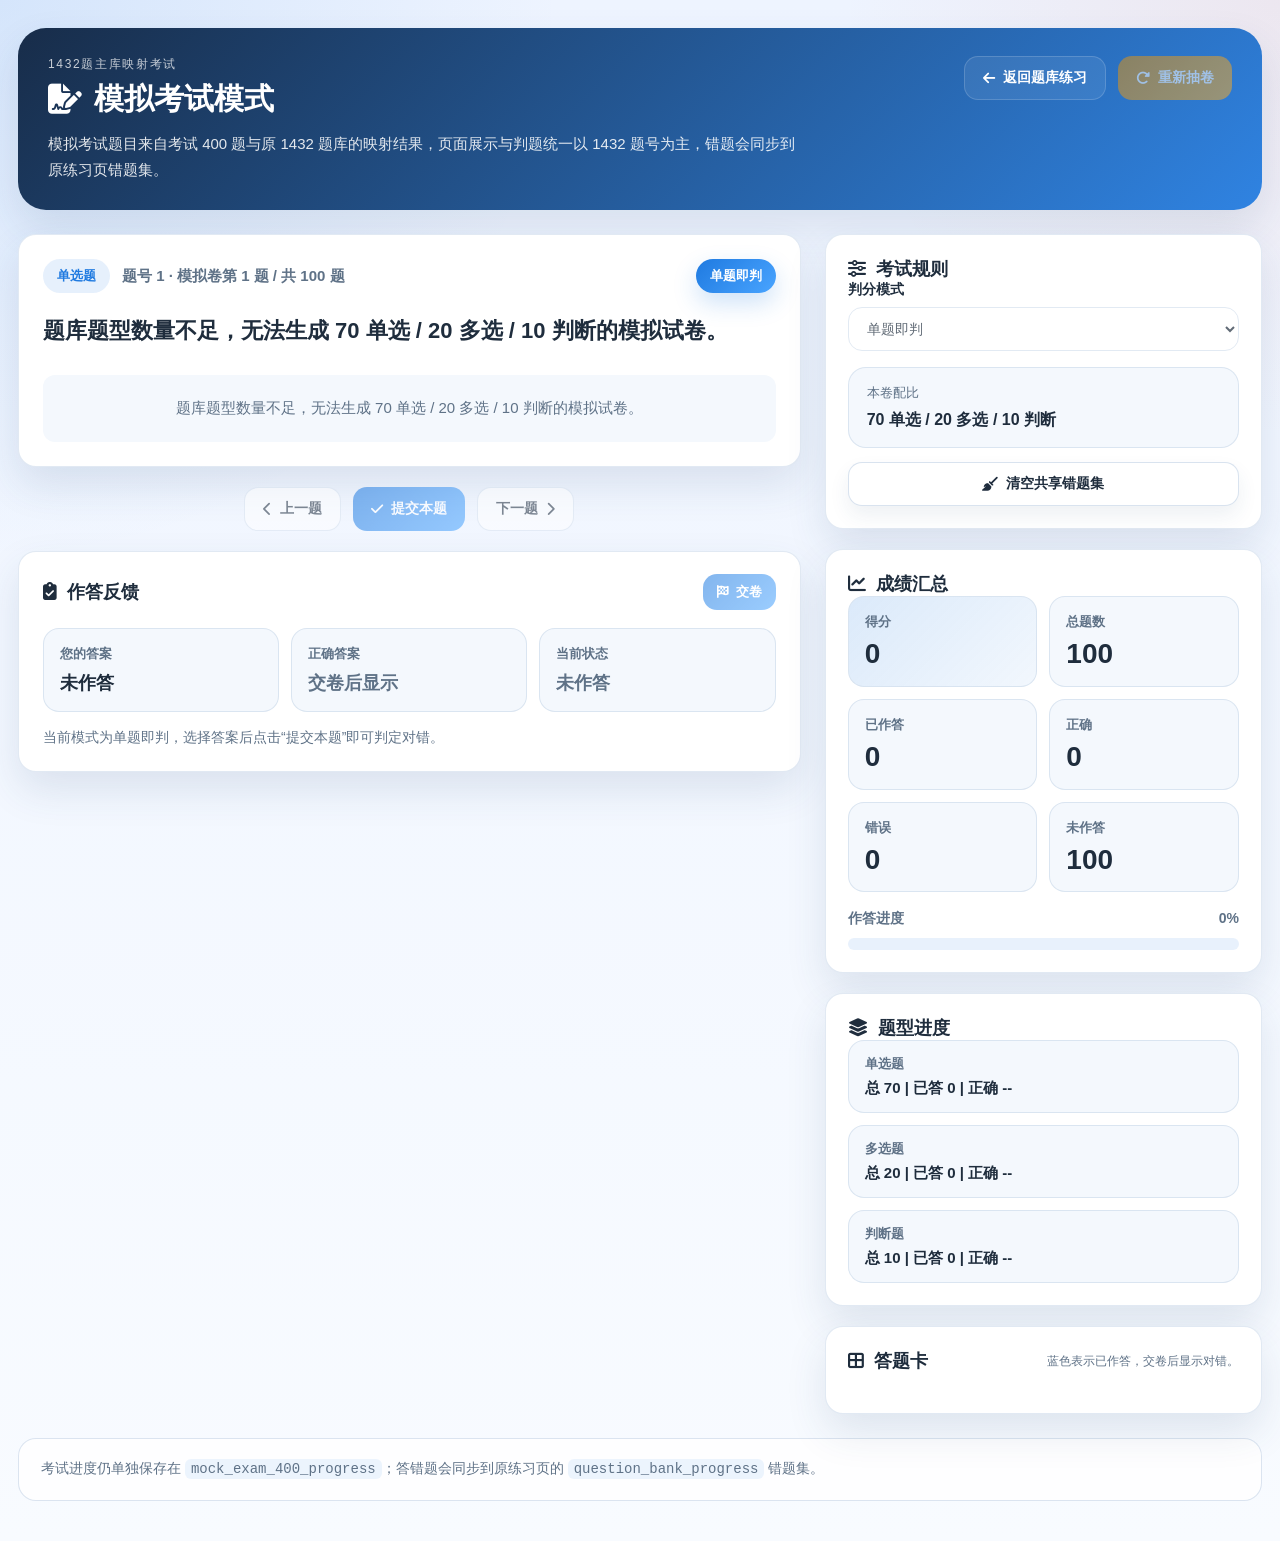
<file: ai_test/mock-exam.html>
<!DOCTYPE html>
<html lang="zh-CN">
<head>
    <meta charset="UTF-8">
    <meta name="viewport" content="width=device-width, initial-scale=1.0">
    <title>模拟考试模式</title>
    <link rel="stylesheet" href="mock-exam.css">
    <link rel="stylesheet" href="https://cdnjs.cloudflare.com/ajax/libs/font-awesome/6.4.0/css/all.min.css">
</head>
<body>
    <div class="page-shell">
        <div class="container">
            <header class="page-header">
                <div class="header-copy">
                    <p class="eyebrow">1432题主库映射考试</p>
                    <h1><i class="fas fa-file-signature"></i> 模拟考试模式</h1>
                    <p class="header-description">
                        模拟考试题目来自考试 400 题与原 1432 题库的映射结果，页面展示与判题统一以 1432 题号为主，错题会同步到原练习页错题集。
                    </p>
                </div>
                <div class="header-actions">
                    <button id="backToPracticeBtn" class="btn btn-ghost">
                        <i class="fas fa-arrow-left"></i> 返回题库练习
                    </button>
                    <button id="restartExamBtn" class="btn btn-warning">
                        <i class="fas fa-rotate-right"></i> 重新抽卷
                    </button>
                </div>
            </header>

            <main class="layout">
                <section class="question-panel">
                    <div class="question-shell">
                        <div class="question-meta">
                            <div class="question-meta-left">
                                <span id="questionType" class="question-pill">单选题</span>
                                <span id="questionNumber" class="question-number">题号 1 · 模拟卷第 1 题 / 共 100 题</span>
                            </div>
                            <span id="ruleSummary" class="rule-chip">单题即判</span>
                        </div>

                        <div id="resultBanner" class="result-banner" hidden></div>

                        <h2 id="questionText" class="question-text">正在加载题目...</h2>

                        <div id="optionsContainer" class="options"></div>

                        <div id="judgmentContainer" class="judgment-options" hidden>
                            <button class="judgment-btn judgment-true" data-value="正确">正确</button>
                            <button class="judgment-btn judgment-false" data-value="错误">错误</button>
                        </div>

                        <div id="emptyState" class="empty-state" hidden></div>
                    </div>

                    <div class="question-actions">
                        <button id="prevBtn" class="btn btn-secondary">
                            <i class="fas fa-chevron-left"></i> 上一题
                        </button>
                        <button id="questionSubmitBtn" class="btn btn-primary">
                            <i class="fas fa-check"></i> 提交本题
                        </button>
                        <button id="nextBtn" class="btn btn-secondary">
                            下一题 <i class="fas fa-chevron-right"></i>
                        </button>
                    </div>

                    <section class="answer-section">
                        <div class="section-header">
                            <h3><i class="fas fa-clipboard-check"></i> 作答反馈</h3>
                            <button id="finishExamBtn" class="btn btn-primary btn-small">
                                <i class="fas fa-flag-checkered"></i> 交卷
                            </button>
                        </div>

                        <div class="answer-grid">
                            <div class="answer-card">
                                <span class="answer-label">您的答案</span>
                                <span id="userAnswerText" class="answer-value">未作答</span>
                            </div>
                            <div class="answer-card">
                                <span class="answer-label">正确答案</span>
                                <span id="correctAnswerText" class="answer-value muted-value">交卷后显示</span>
                            </div>
                            <div class="answer-card">
                                <span class="answer-label">当前状态</span>
                                <span id="answerStatus" class="answer-value status-text status-unanswered">未作答</span>
                            </div>
                        </div>

                        <p id="answerNote" class="answer-note">
                            当前模式为单题即判，选择答案后点击“提交本题”即可判定对错。
                        </p>

                        <div id="explanationBlock" class="explanation-block" hidden>
                            <div class="explanation-header">
                                <span>解析</span>
                                <span class="muted-tag">来自 1432 题主库</span>
                            </div>
                            <p id="explanationText">暂无解析</p>
                        </div>
                    </section>
                </section>

                <aside class="sidebar">
                    <section class="card rule-card">
                        <h3><i class="fas fa-sliders-h"></i> 考试规则</h3>
                        <label class="control-label" for="ruleModeSelect">判分模式</label>
                        <select id="ruleModeSelect" class="control-select">
                            <option value="instant">单题即判</option>
                            <option value="final">交卷后统一判分</option>
                            <option value="timer">倒计时交卷（120分钟）</option>
                        </select>
                        <p id="ruleHint" class="rule-hint"></p>

                        <div id="timerPanel" class="timer-panel" hidden>
                            <span class="timer-label">剩余时间</span>
                            <strong id="timerDisplay" class="timer-value">02:00:00</strong>
                        </div>

                        <div class="composition-card">
                            <span class="composition-label">本卷配比</span>
                            <strong class="composition-value">70 单选 / 20 多选 / 10 判断</strong>
                        </div>

                        <button id="clearWrongSetBtn" class="btn btn-secondary clear-wrong-btn">
                            <i class="fas fa-broom"></i> 清空共享错题集
                        </button>
                    </section>

                    <section class="card stats-card">
                        <h3><i class="fas fa-chart-line"></i> 成绩汇总</h3>
                        <div class="stats-grid">
                            <div class="stat-item accent">
                                <span class="stat-label">得分</span>
                                <strong id="scoreValue" class="stat-value">0</strong>
                            </div>
                            <div class="stat-item">
                                <span class="stat-label">总题数</span>
                                <strong id="totalQuestions" class="stat-value">100</strong>
                            </div>
                            <div class="stat-item">
                                <span class="stat-label">已作答</span>
                                <strong id="answeredCount" class="stat-value">0</strong>
                            </div>
                            <div class="stat-item">
                                <span class="stat-label">正确</span>
                                <strong id="correctCount" class="stat-value">0</strong>
                            </div>
                            <div class="stat-item">
                                <span class="stat-label">错误</span>
                                <strong id="incorrectCount" class="stat-value">0</strong>
                            </div>
                            <div class="stat-item">
                                <span class="stat-label">未作答</span>
                                <strong id="remainingCount" class="stat-value">100</strong>
                            </div>
                        </div>

                        <div class="progress-block">
                            <div class="progress-head">
                                <span>作答进度</span>
                                <span id="progressText">0%</span>
                            </div>
                            <div class="progress-bar">
                                <div id="progressFill" class="progress-fill"></div>
                            </div>
                        </div>
                    </section>

                    <section class="card type-card">
                        <h3><i class="fas fa-layer-group"></i> 题型进度</h3>
                        <div class="type-progress-list">
                            <div class="type-progress-item">
                                <span>单选题</span>
                                <strong id="singleProgress">总 70 | 已答 0 | 正确 --</strong>
                            </div>
                            <div class="type-progress-item">
                                <span>多选题</span>
                                <strong id="multipleProgress">总 20 | 已答 0 | 正确 --</strong>
                            </div>
                            <div class="type-progress-item">
                                <span>判断题</span>
                                <strong id="judgeProgress">总 10 | 已答 0 | 正确 --</strong>
                            </div>
                        </div>
                    </section>

                    <section class="card answer-sheet-card">
                        <div class="card-head">
                            <h3><i class="fas fa-border-all"></i> 答题卡</h3>
                            <span id="sheetLegend" class="sheet-legend">蓝色表示已作答，交卷后显示对错。</span>
                        </div>
                        <div id="answerSheetGrid" class="answer-sheet-grid"></div>
                    </section>
                </aside>
            </main>

            <footer class="page-footer">
                <p>考试进度仍单独保存在 <code>mock_exam_400_progress</code>；答错题会同步到原练习页的 <code>question_bank_progress</code> 错题集。</p>
            </footer>
        </div>
    </div>

    <script src="question-data.js"></script>
    <script src="exam-question-map.js"></script>
    <script src="mock-exam.js"></script>
</body>
</html>
</file>
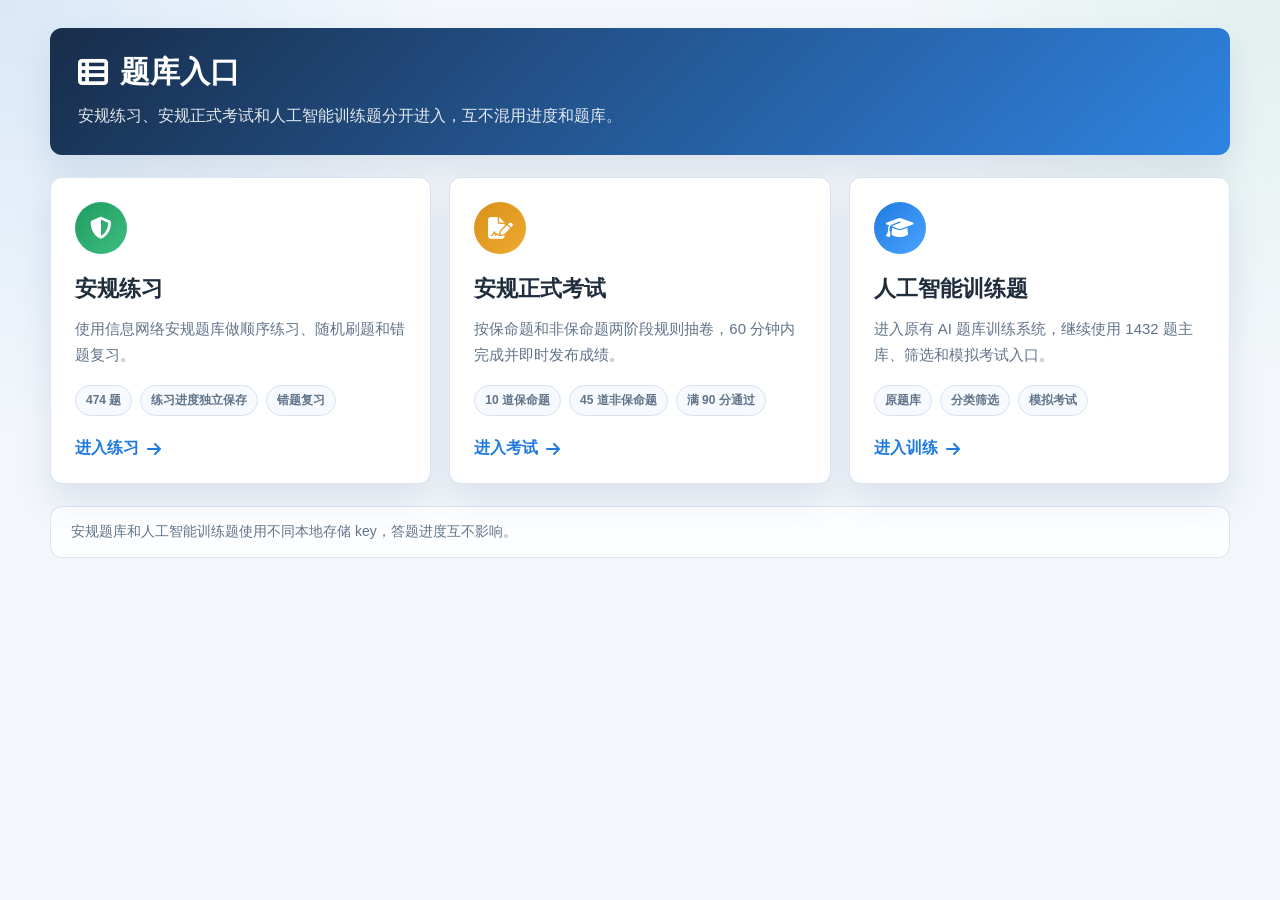
<file: ai_test/portal.html>
<!DOCTYPE html>
<html lang="zh-CN">
<head>
    <meta charset="UTF-8">
    <meta name="viewport" content="width=device-width, initial-scale=1.0">
    <title>题库入口</title>
    <link rel="stylesheet" href="https://cdnjs.cloudflare.com/ajax/libs/font-awesome/6.4.0/css/all.min.css">
    <style>
        :root {
            --bg: #f3f7fb;
            --surface: #ffffff;
            --surface-soft: #f6f9fd;
            --text-main: #1f2d3d;
            --text-subtle: #61748a;
            --border: #d7e2ef;
            --primary: #1f7ae0;
            --success: #1f9d61;
            --warning: #d89018;
            --shadow: 0 16px 34px rgba(38, 72, 113, 0.12);
            --radius: 12px;
        }

        * {
            box-sizing: border-box;
        }

        body {
            margin: 0;
            min-height: 100vh;
            font-family: "Segoe UI", "PingFang SC", "Microsoft YaHei", sans-serif;
            color: var(--text-main);
            background:
                radial-gradient(circle at top left, rgba(31, 122, 224, 0.12), transparent 28%),
                radial-gradient(circle at top right, rgba(31, 157, 97, 0.08), transparent 24%),
                var(--bg);
        }

        .page-shell {
            padding: 28px 18px 42px;
        }

        .container {
            max-width: 1180px;
            margin: 0 auto;
        }

        .header {
            display: flex;
            justify-content: space-between;
            gap: 20px;
            align-items: flex-start;
            margin-bottom: 22px;
            padding: 26px 28px;
            border-radius: var(--radius);
            color: #fff;
            background: linear-gradient(135deg, rgba(16, 37, 66, 0.96), rgba(31, 122, 224, 0.92));
            box-shadow: var(--shadow);
        }

        .header h1 {
            display: flex;
            align-items: center;
            gap: 12px;
            margin: 0;
            font-size: 30px;
            line-height: 1.2;
        }

        .header p {
            max-width: 720px;
            margin: 12px 0 0;
            color: rgba(255, 255, 255, 0.88);
            line-height: 1.7;
        }

        .entry-grid {
            display: grid;
            grid-template-columns: repeat(3, minmax(0, 1fr));
            gap: 18px;
        }

        .entry-card {
            display: flex;
            flex-direction: column;
            min-height: 280px;
            padding: 24px;
            border: 1px solid rgba(215, 226, 239, 0.9);
            border-radius: var(--radius);
            background: var(--surface);
            box-shadow: var(--shadow);
            text-decoration: none;
            color: inherit;
            transition: transform 0.18s ease, border-color 0.18s ease, box-shadow 0.18s ease;
        }

        .entry-card:hover {
            transform: translateY(-2px);
            border-color: rgba(31, 122, 224, 0.42);
            box-shadow: 0 18px 38px rgba(38, 72, 113, 0.16);
        }

        .entry-icon {
            width: 52px;
            height: 52px;
            display: inline-flex;
            align-items: center;
            justify-content: center;
            margin-bottom: 20px;
            border-radius: 50%;
            color: #fff;
            font-size: 22px;
        }

        .entry-card.practice .entry-icon {
            background: linear-gradient(135deg, var(--success), #3fbd81);
        }

        .entry-card.exam .entry-icon {
            background: linear-gradient(135deg, var(--warning), #efaa32);
        }

        .entry-card.ai .entry-icon {
            background: linear-gradient(135deg, var(--primary), #49a4ff);
        }

        .entry-card h2 {
            margin: 0;
            font-size: 22px;
        }

        .entry-card p {
            margin: 12px 0 0;
            color: var(--text-subtle);
            line-height: 1.7;
            font-size: 15px;
        }

        .meta-list {
            display: flex;
            flex-wrap: wrap;
            gap: 8px;
            margin-top: 18px;
        }

        .meta-list span {
            padding: 6px 10px;
            border-radius: 999px;
            background: var(--surface-soft);
            border: 1px solid var(--border);
            color: var(--text-subtle);
            font-size: 12px;
            font-weight: 700;
        }

        .entry-action {
            display: inline-flex;
            align-items: center;
            gap: 8px;
            margin-top: auto;
            padding-top: 22px;
            color: var(--primary);
            font-weight: 800;
        }

        .footer {
            margin-top: 22px;
            padding: 16px 20px;
            border-radius: var(--radius);
            border: 1px solid rgba(215, 226, 239, 0.9);
            background: rgba(255, 255, 255, 0.82);
            color: var(--text-subtle);
            font-size: 14px;
        }

        @media (max-width: 960px) {
            .entry-grid {
                grid-template-columns: 1fr;
            }
        }

        @media (max-width: 620px) {
            .page-shell {
                padding: 18px 12px 28px;
            }

            .header {
                padding: 22px 20px;
            }

            .header h1 {
                font-size: 24px;
            }
        }
    </style>
</head>
<body>
    <div class="page-shell">
        <div class="container">
            <header class="header">
                <div>
                    <h1><i class="fas fa-table-list"></i> 题库入口</h1>
                    <p>安规练习、安规正式考试和人工智能训练题分开进入，互不混用进度和题库。</p>
                </div>
            </header>

            <main class="entry-grid">
                <a class="entry-card practice" href="safety-exam.html?view=practice">
                    <span class="entry-icon"><i class="fas fa-shield-halved"></i></span>
                    <h2>安规练习</h2>
                    <p>使用信息网络安规题库做顺序练习、随机刷题和错题复习。</p>
                    <div class="meta-list">
                        <span>474 题</span>
                        <span>练习进度独立保存</span>
                        <span>错题复习</span>
                    </div>
                    <span class="entry-action">进入练习 <i class="fas fa-arrow-right"></i></span>
                </a>

                <a class="entry-card exam" href="safety-exam.html?view=exam">
                    <span class="entry-icon"><i class="fas fa-file-signature"></i></span>
                    <h2>安规正式考试</h2>
                    <p>按保命题和非保命题两阶段规则抽卷，60 分钟内完成并即时发布成绩。</p>
                    <div class="meta-list">
                        <span>10 道保命题</span>
                        <span>45 道非保命题</span>
                        <span>满 90 分通过</span>
                    </div>
                    <span class="entry-action">进入考试 <i class="fas fa-arrow-right"></i></span>
                </a>

                <a class="entry-card ai" href="index.html">
                    <span class="entry-icon"><i class="fas fa-graduation-cap"></i></span>
                    <h2>人工智能训练题</h2>
                    <p>进入原有 AI 题库训练系统，继续使用 1432 题主库、筛选和模拟考试入口。</p>
                    <div class="meta-list">
                        <span>原题库</span>
                        <span>分类筛选</span>
                        <span>模拟考试</span>
                    </div>
                    <span class="entry-action">进入训练 <i class="fas fa-arrow-right"></i></span>
                </a>
            </main>

            <footer class="footer">
                <span>安规题库和人工智能训练题使用不同本地存储 key，答题进度互不影响。</span>
            </footer>
        </div>
    </div>
</body>
</html>
</file>
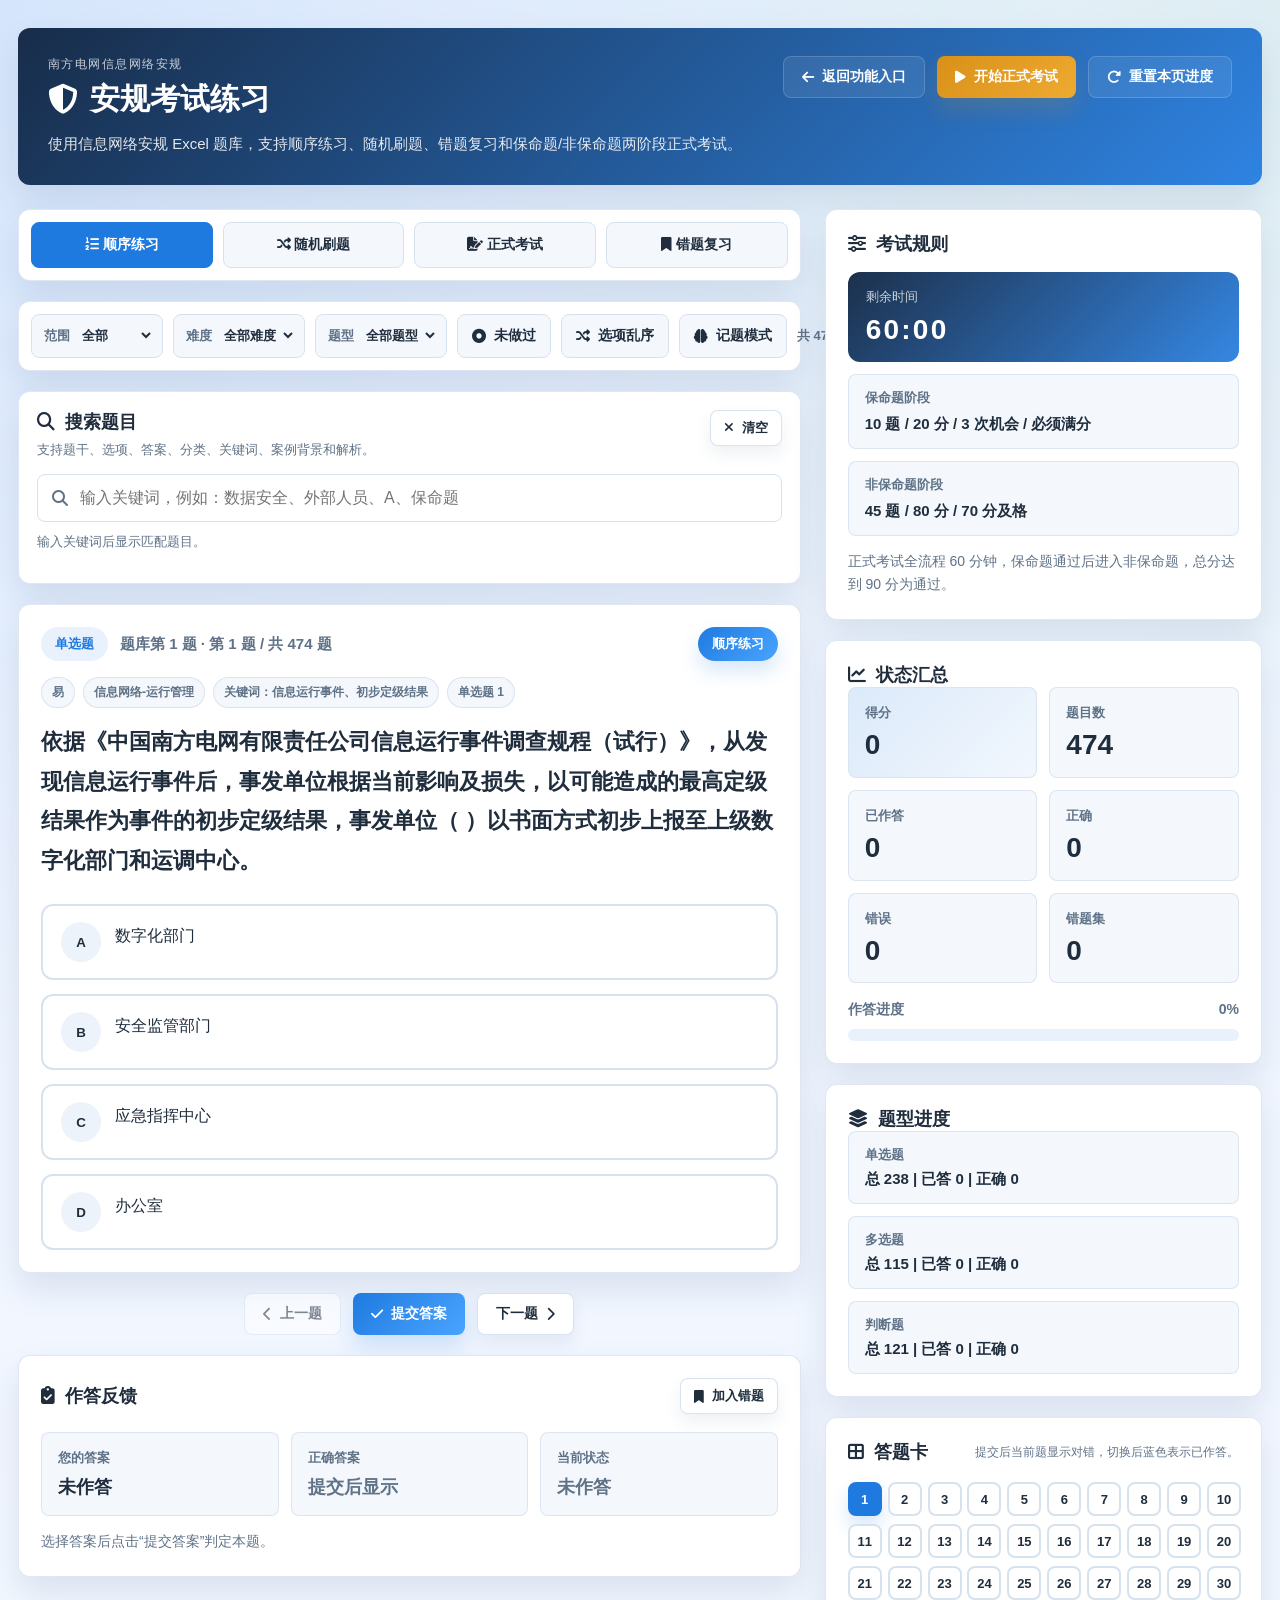
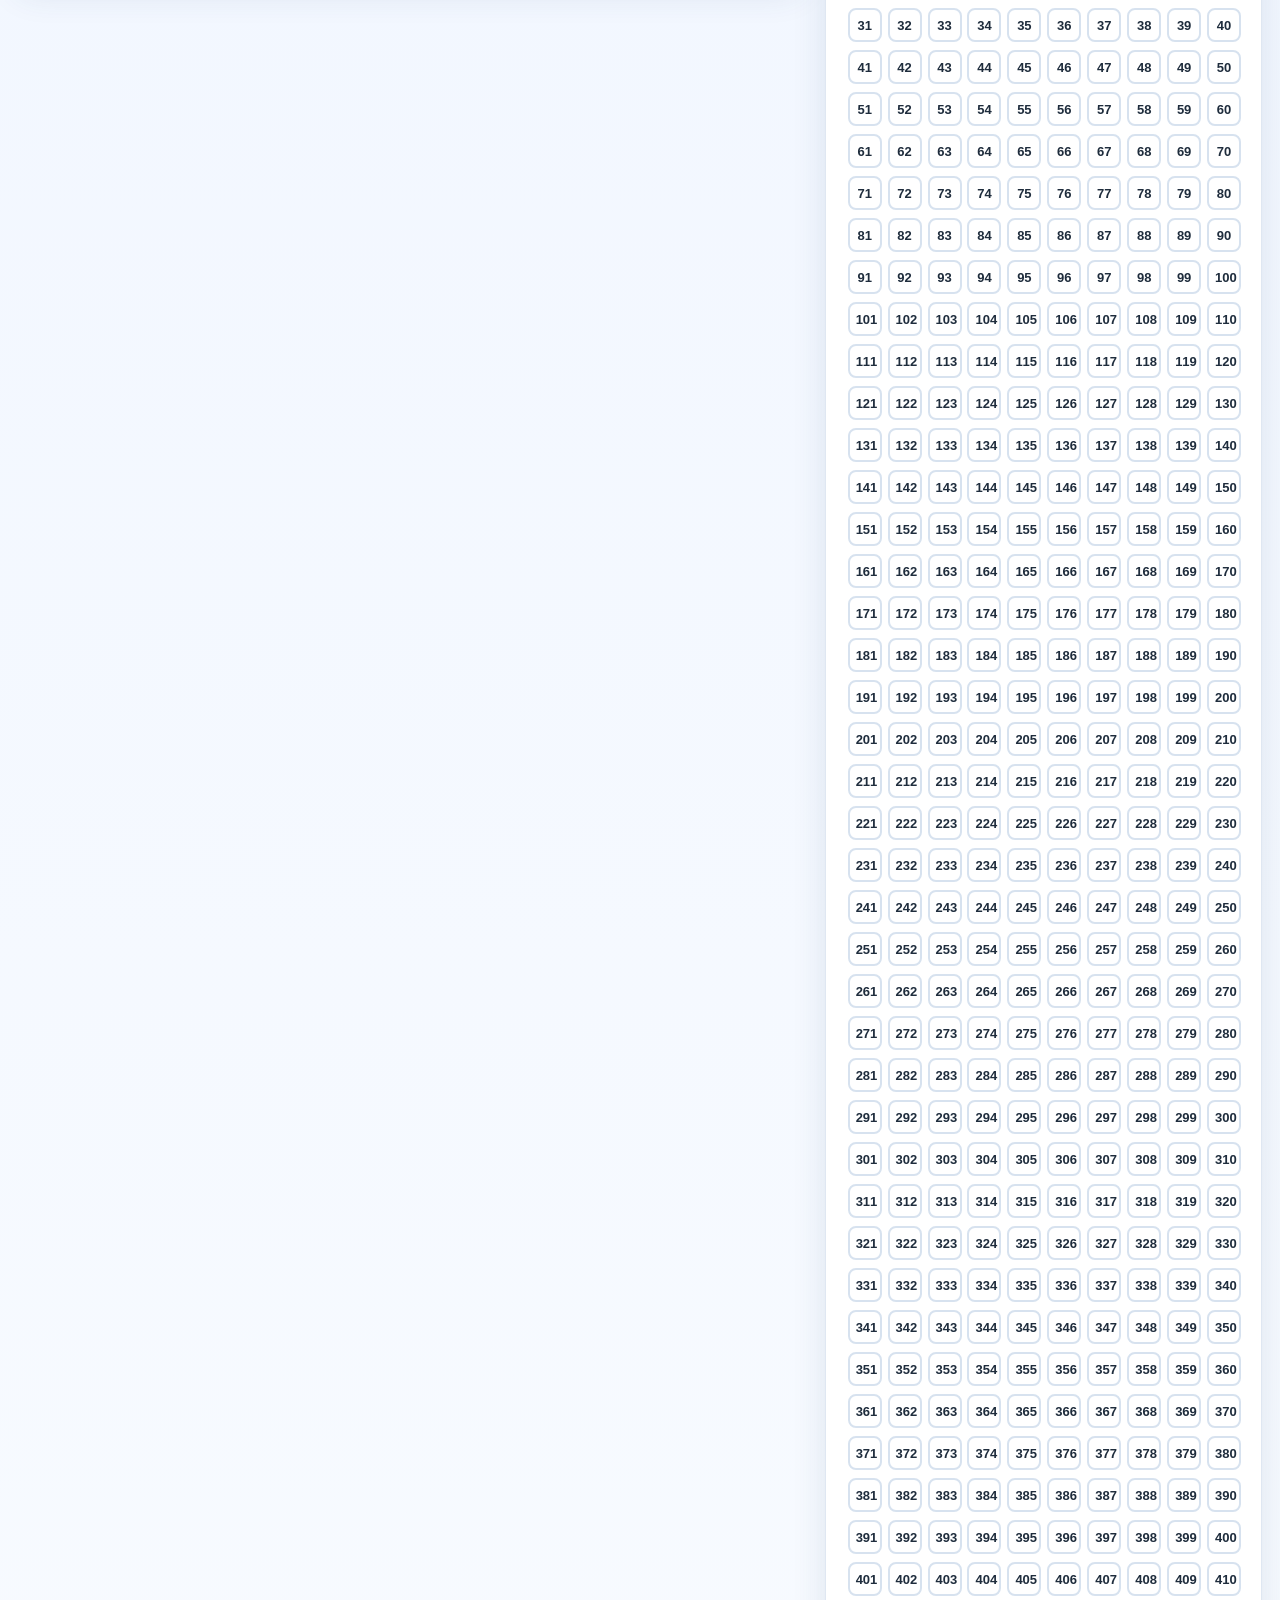
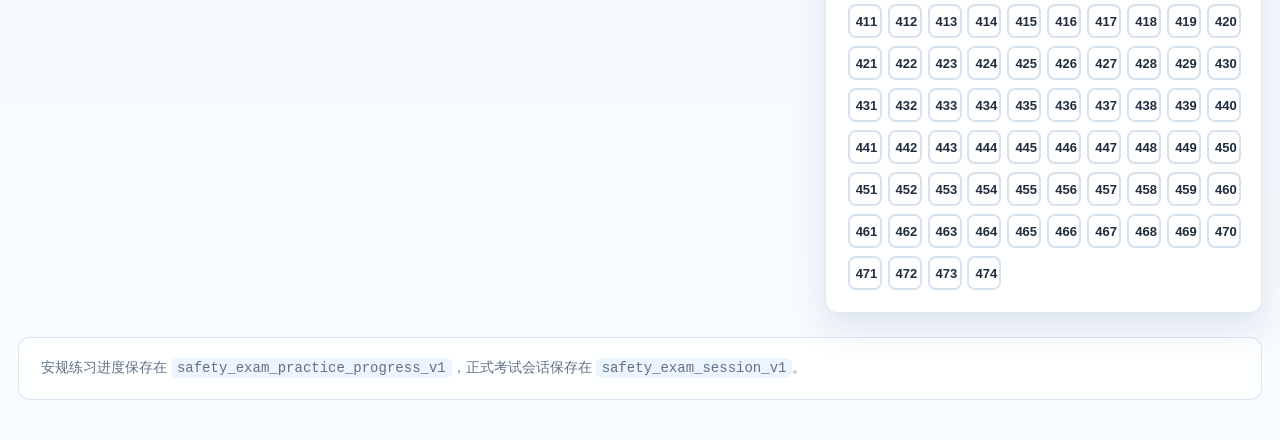
<file: ai_test/safety-exam.html>
<!DOCTYPE html>
<html lang="zh-CN">
<head>
    <meta charset="UTF-8">
    <meta name="viewport" content="width=device-width, initial-scale=1.0">
    <title>安规考试练习</title>
    <link rel="stylesheet" href="safety-exam.css">
    <link rel="stylesheet" href="https://cdnjs.cloudflare.com/ajax/libs/font-awesome/6.4.0/css/all.min.css">
</head>
<body>
    <div class="page-shell">
        <div class="container">
            <header class="page-header">
                <div class="header-copy">
                    <p class="eyebrow">南方电网信息网络安规</p>
                    <h1 id="pageTitle"><i class="fas fa-shield-halved"></i> 安规考试练习</h1>
                    <p id="headerDescription" class="header-description">
                        使用信息网络安规 Excel 题库，支持顺序练习、随机刷题、错题复习和保命题/非保命题两阶段正式考试。
                    </p>
                </div>
                <div class="header-actions">
                    <button id="backToPracticeBtn" class="btn btn-ghost" type="button">
                        <i class="fas fa-arrow-left"></i> 返回功能入口
                    </button>
                    <button id="startExamBtn" class="btn btn-warning" type="button">
                        <i class="fas fa-play"></i> 开始正式考试
                    </button>
                    <button id="resetPageBtn" class="btn btn-ghost" type="button">
                        <i class="fas fa-rotate-right"></i> 重置本页进度
                    </button>
                </div>
            </header>

            <main class="layout">
                <section class="question-panel">
                    <section id="modeStrip" class="mode-strip" aria-label="练习模式">
                        <button class="mode-btn active" data-mode="practice" type="button">
                            <i class="fas fa-list-ol"></i> 顺序练习
                        </button>
                        <button class="mode-btn" data-mode="random" type="button">
                            <i class="fas fa-shuffle"></i> 随机刷题
                        </button>
                        <button class="mode-btn" data-mode="exam" type="button">
                            <i class="fas fa-file-signature"></i> 正式考试
                        </button>
                        <button class="mode-btn" data-mode="wrong" type="button">
                            <i class="fas fa-bookmark"></i> 错题复习
                        </button>
                    </section>

                    <section id="practiceTools" class="practice-tools" aria-label="题目筛选">
                        <label class="filter-select" for="lifeFilterSelect">
                            <span>范围</span>
                            <select id="lifeFilterSelect">
                                <option value="">全部</option>
                                <option value="life">保命题</option>
                                <option value="normal">非保命题</option>
                            </select>
                        </label>
                        <label class="filter-select" for="difficultyFilterSelect">
                            <span>难度</span>
                            <select id="difficultyFilterSelect">
                                <option value="">全部难度</option>
                            </select>
                        </label>
                        <label class="filter-select" for="typeFilterSelect">
                            <span>题型</span>
                            <select id="typeFilterSelect">
                                <option value="">全部题型</option>
                                <option value="single">单选题</option>
                                <option value="multiple">多选题</option>
                                <option value="judge">判断题</option>
                            </select>
                        </label>
                        <button id="unattemptedFilterBtn" class="filter-toggle" type="button" aria-pressed="false">
                            <i class="fas fa-circle-dot"></i> 未做过
                        </button>
                        <button id="optionShuffleBtn" class="filter-toggle" type="button" aria-pressed="false">
                            <i class="fas fa-shuffle"></i> 选项乱序
                        </button>
                        <button id="memorizeModeBtn" class="filter-toggle" type="button" aria-pressed="false">
                            <i class="fas fa-brain"></i> 记题模式
                        </button>
                        <button id="clearFiltersBtn" class="filter-clear" type="button" hidden>
                            <i class="fas fa-xmark"></i> 清空筛选
                        </button>
                        <span id="filterSummary" class="filter-summary">共 474 题</span>
                    </section>

                    <section id="searchSection" class="search-section" aria-label="搜索安规题目">
                        <div class="search-head">
                            <div>
                                <h3><i class="fas fa-magnifying-glass"></i> 搜索题目</h3>
                                <p>支持题干、选项、答案、分类、关键词、案例背景和解析。</p>
                            </div>
                            <button id="clearSearchBtn" class="btn btn-secondary btn-small" type="button">
                                <i class="fas fa-xmark"></i> 清空
                            </button>
                        </div>
                        <div class="search-box">
                            <i class="fas fa-magnifying-glass"></i>
                            <input id="questionSearchInput" type="search" placeholder="输入关键词，例如：数据安全、外部人员、A、保命题" autocomplete="off">
                        </div>
                        <div id="searchSummary" class="search-summary">输入关键词后显示匹配题目。</div>
                        <div id="searchResults" class="search-results"></div>
                    </section>

                    <div class="question-shell">
                        <div class="question-meta">
                            <div class="question-meta-left">
                                <span id="questionType" class="question-pill">单选题</span>
                                <span id="questionNumber" class="question-number">第 1 题 / 共 474 题</span>
                            </div>
                            <span id="stageChip" class="stage-chip">顺序练习</span>
                        </div>

                        <div id="resultBanner" class="result-banner" hidden></div>

                        <div id="caseBlock" class="case-block" hidden>
                            <div class="case-title"><i class="fas fa-file-lines"></i> 案例背景</div>
                            <p id="caseText"></p>
                        </div>

                        <div id="questionTags" class="question-tags"></div>

                        <h2 id="questionText" class="question-text">正在加载题目...</h2>

                        <div id="optionsContainer" class="options"></div>

                        <div id="judgmentContainer" class="judgment-options" hidden>
                            <button class="judgment-btn judgment-true" data-value="正确" type="button">正确</button>
                            <button class="judgment-btn judgment-false" data-value="错误" type="button">错误</button>
                        </div>

                        <div id="emptyState" class="empty-state" hidden></div>
                    </div>

                    <div class="question-actions">
                        <button id="prevBtn" class="btn btn-secondary" type="button">
                            <i class="fas fa-chevron-left"></i> 上一题
                        </button>
                        <button id="questionSubmitBtn" class="btn btn-primary" type="button">
                            <i class="fas fa-check"></i> 提交答案
                        </button>
                        <button id="nextBtn" class="btn btn-secondary" type="button">
                            下一题 <i class="fas fa-chevron-right"></i>
                        </button>
                    </div>

                    <section class="answer-section">
                        <div class="section-header">
                            <h3><i class="fas fa-clipboard-check"></i> 作答反馈</h3>
                            <div class="section-actions">
                                <button id="wrongBookBtn" class="btn btn-secondary btn-small" type="button">
                                    <i class="fas fa-bookmark"></i> 加入错题
                                </button>
                                <button id="stageSubmitBtn" class="btn btn-primary btn-small" type="button" hidden>
                                    <i class="fas fa-flag-checkered"></i> 提交阶段
                                </button>
                            </div>
                        </div>

                        <div class="answer-grid">
                            <div class="answer-card">
                                <span class="answer-label">您的答案</span>
                                <span id="userAnswerText" class="answer-value">未作答</span>
                            </div>
                            <div class="answer-card">
                                <span class="answer-label">正确答案</span>
                                <span id="correctAnswerText" class="answer-value muted-value">提交后显示</span>
                            </div>
                            <div class="answer-card">
                                <span class="answer-label">当前状态</span>
                                <span id="answerStatus" class="answer-value status-text status-unanswered">未作答</span>
                            </div>
                        </div>

                        <p id="answerNote" class="answer-note">练习模式下提交本题后显示答案与解析。</p>

                        <div id="explanationBlock" class="explanation-block" hidden>
                            <div class="explanation-header">
                                <span>解析</span>
                                <span id="explanationTag" class="muted-tag">制度条款</span>
                            </div>
                            <p id="explanationText">暂无解析</p>
                        </div>
                    </section>
                </section>

                <aside class="sidebar">
                    <section class="card rule-card">
                        <h3><i class="fas fa-sliders-h"></i> 考试规则</h3>
                        <div class="timer-panel">
                            <span class="timer-label">剩余时间</span>
                            <strong id="timerDisplay" class="timer-value">60:00</strong>
                        </div>
                        <div class="composition-card">
                            <span class="composition-label">保命题阶段</span>
                            <strong class="composition-value">10 题 / 20 分 / 3 次机会 / 必须满分</strong>
                        </div>
                        <div class="composition-card">
                            <span class="composition-label">非保命题阶段</span>
                            <strong class="composition-value">45 题 / 80 分 / 70 分及格</strong>
                        </div>
                        <p id="ruleHint" class="rule-hint">
                            正式考试全流程 60 分钟，保命题通过后进入非保命题，总分达到 90 分为通过。
                        </p>
                    </section>

                    <section class="card stats-card">
                        <h3><i class="fas fa-chart-line"></i> 状态汇总</h3>
                        <div class="stats-grid">
                            <div class="stat-item accent">
                                <span class="stat-label">得分</span>
                                <strong id="scoreValue" class="stat-value">0</strong>
                            </div>
                            <div class="stat-item">
                                <span class="stat-label">题目数</span>
                                <strong id="totalQuestions" class="stat-value">474</strong>
                            </div>
                            <div class="stat-item">
                                <span class="stat-label">已作答</span>
                                <strong id="answeredCount" class="stat-value">0</strong>
                            </div>
                            <div class="stat-item">
                                <span class="stat-label">正确</span>
                                <strong id="correctCount" class="stat-value">0</strong>
                            </div>
                            <div class="stat-item">
                                <span class="stat-label">错误</span>
                                <strong id="incorrectCount" class="stat-value">0</strong>
                            </div>
                            <div class="stat-item">
                                <span class="stat-label">错题集</span>
                                <strong id="wrongCount" class="stat-value">0</strong>
                            </div>
                        </div>

                        <div class="progress-block">
                            <div class="progress-head">
                                <span>作答进度</span>
                                <span id="progressText">0%</span>
                            </div>
                            <div class="progress-bar">
                                <div id="progressFill" class="progress-fill"></div>
                            </div>
                        </div>
                    </section>

                    <section class="card type-card">
                        <h3><i class="fas fa-layer-group"></i> 题型进度</h3>
                        <div class="type-progress-list">
                            <div class="type-progress-item">
                                <span>单选题</span>
                                <strong id="singleProgress">总 0 | 已答 0 | 正确 --</strong>
                            </div>
                            <div class="type-progress-item">
                                <span>多选题</span>
                                <strong id="multipleProgress">总 0 | 已答 0 | 正确 --</strong>
                            </div>
                            <div class="type-progress-item">
                                <span>判断题</span>
                                <strong id="judgeProgress">总 0 | 已答 0 | 正确 --</strong>
                            </div>
                        </div>
                    </section>

                    <section class="card answer-sheet-card">
                        <div class="card-head">
                            <h3><i class="fas fa-border-all"></i> 答题卡</h3>
                            <span id="sheetLegend" class="sheet-legend">点击题号可快速跳转。</span>
                        </div>
                        <div id="answerSheetGrid" class="answer-sheet-grid"></div>
                    </section>
                </aside>
            </main>

            <footer class="page-footer">
                <p>安规练习进度保存在 <code>safety_exam_practice_progress_v1</code>，正式考试会话保存在 <code>safety_exam_session_v1</code>。</p>
            </footer>
        </div>
    </div>

    <script src="safety-question-data.js"></script>
    <script src="safety-exam.js"></script>
</body>
</html>
</file>
<file: ai_test/style.css>
/* 基础样式 */
:root {
    --primary-color: #3498db;
    --secondary-color: #2c3e50;
    --success-color: #27ae60;
    --danger-color: #e74c3c;
    --warning-color: #f39c12;
    --info-color: #3498db;
    --light-color: #ecf0f1;
    --dark-color: #2c3e50;
    --gray-color: #95a5a6;
    --border-color: #ddd;
    --shadow: 0 4px 6px rgba(0, 0, 0, 0.1);
    --border-radius: 8px;
}

* {
    margin: 0;
    padding: 0;
    box-sizing: border-box;
}

body {
    font-family: 'Segoe UI', Tahoma, Geneva, Verdana, sans-serif;
    background-color: #f5f7fa;
    color: #333;
    line-height: 1.6;
}

.container {
    max-width: 1600px;
    margin: 0 auto;
    padding: 20px;
}

/* 头部样式 */
header {
    background-color: white;
    border-radius: var(--border-radius);
    padding: 20px 30px;
    margin-bottom: 20px;
    box-shadow: var(--shadow);
    display: flex;
    justify-content: space-between;
    align-items: center;
}

header h1 {
    color: var(--secondary-color);
    font-size: 24px;
    display: flex;
    align-items: center;
    gap: 10px;
}

.header-controls {
    display: flex;
    gap: 10px;
    flex-wrap: wrap;
}

/* 按钮样式 */
.btn {
    padding: 10px 20px;
    border: none;
    border-radius: var(--border-radius);
    background-color: var(--primary-color);
    color: white;
    font-size: 14px;
    cursor: pointer;
    display: inline-flex;
    align-items: center;
    justify-content: center;
    gap: 8px;
    transition: all 0.3s ease;
}

.btn:hover {
    background-color: #2980b9;
    transform: translateY(-2px);
}

.btn-small {
    padding: 6px 12px;
    font-size: 13px;
}

.btn-warning {
    background-color: var(--warning-color);
}

.btn-warning:hover {
    background-color: #e67e22;
}

.btn-wrongbook {
    background-color: var(--warning-color);
}

.btn-wrongbook-remove {
    background-color: var(--danger-color);
}

.btn-primary {
    background-color: var(--success-color);
}

.btn-primary:hover {
    background-color: #219653;
}

.btn-secondary {
    background-color: #7f8c8d;
}

.btn-secondary:hover {
    background-color: #6c7a7d;
}

.btn-import-wrongbook {
    background-color: var(--info-color);
}

.btn-import-wrongbook:hover {
    background-color: #2980b9;
}

/* 主内容区域 */
main {
    display: flex;
    gap: 20px;
    margin-bottom: 20px;
}

.left-panel {
    flex: 3;
    display: flex;
    flex-direction: column;
    gap: 20px;
}

.right-panel {
    flex: 1;
    display: flex;
    flex-direction: column;
    gap: 20px;
    min-width: 300px;
}

/* 题目头部 */
.question-header {
    background-color: white;
    border-radius: var(--border-radius);
    padding: 20px;
    box-shadow: var(--shadow);
    display: flex;
    flex-direction: column;
    gap: 15px;
}

.question-info {
    display: flex;
    justify-content: space-between;
    align-items: center;
    gap: 10px;
}

.question-stats-summary {
    background-color: white;
    border-radius: var(--border-radius);
    padding: 0;
    border: 1px solid var(--border-color);
    overflow: hidden;
    box-shadow: 0 2px 4px rgba(0, 0, 0, 0.05);
}

/* 题型统计行 - 顶部行 */
.stats-summary-row.type-stats {
    background: linear-gradient(135deg, #f8f9fa 0%, #e9ecef 100%);
    padding: 10px 15px;
    border-bottom: 1px solid var(--border-color);
}

/* 状态统计行 - 底部行 */
.stats-summary-row.status-stats {
    background-color: white;
    padding: 10px 15px;
}

.stats-summary-row {
    display: flex;
    justify-content: space-between;
    gap: 15px;
}

.stats-summary-item {
    display: flex;
    align-items: center;
    justify-content: space-between;
    font-size: 13px;
    flex: 1;
    padding: 4px 0;
}

.stats-summary-label {
    color: var(--secondary-color);
    font-weight: 600;
    white-space: nowrap;
    position: relative;
    padding-left: 18px;
}

/* 题型标签的图标 */
.stats-summary-row.type-stats .stats-summary-label::before {
    content: '';
    position: absolute;
    left: 0;
    top: 50%;
    transform: translateY(-50%);
    width: 12px;
    height: 12px;
    border-radius: 3px;
}

.stats-summary-row.type-stats .stats-summary-item:nth-child(1) .stats-summary-label::before {
    background-color: #3498db; /* 单选题 - 蓝色 */
}

.stats-summary-row.type-stats .stats-summary-item:nth-child(2) .stats-summary-label::before {
    background-color: #9b59b6; /* 多选题 - 紫色 */
}

.stats-summary-row.type-stats .stats-summary-item:nth-child(3) .stats-summary-label::before {
    background-color: #2ecc71; /* 判断题 - 绿色 */
}

/* 状态统计的颜色编码 */
.stats-summary-row.status-stats .stats-summary-item:nth-child(1) .stats-summary-count {
    color: var(--gray-color); /* 未作答 - 灰色 */
}

.stats-summary-row.status-stats .stats-summary-item:nth-child(2) .stats-summary-count {
    color: var(--success-color); /* 正确 - 绿色 */
}

.stats-summary-row.status-stats .stats-summary-item:nth-child(3) .stats-summary-count {
    color: var(--danger-color); /* 错误 - 红色 */
}

.stats-summary-row.status-stats .stats-summary-item:nth-child(4) .stats-summary-count {
    color: var(--warning-color); /* 错题集 - 橙色 */
}

.stats-summary-count {
    font-weight: 700;
    font-family: 'Courier New', monospace, 'SF Mono', Monaco, 'Roboto Mono', monospace;
    font-size: 14px;
    min-width: 45px;
    text-align: right;
    background-color: #f8f9fa;
    padding: 2px 6px;
    border-radius: 3px;
    border: 1px solid #e9ecef;
}

/* 题型统计的数字颜色 */
.stats-summary-row.type-stats .stats-summary-count {
    color: var(--primary-color);
    background-color: white;
    border-color: #dee2e6;
}

/* 悬停效果 */
.stats-summary-item:hover .stats-summary-count {
    transform: translateY(-1px);
    box-shadow: 0 2px 4px rgba(0, 0, 0, 0.1);
}

.stats-summary-item {
    transition: all 0.2s ease;
}

.stats-summary-count {
    transition: all 0.2s ease;
}

/* 添加分隔线 */
.stats-summary-row.status-stats .stats-summary-item:not(:last-child)::after {
    content: '';
    position: absolute;
    right: -7.5px;
    top: 50%;
    transform: translateY(-50%);
    width: 1px;
    height: 16px;
    background-color: #e9ecef;
}

.stats-summary-row.status-stats .stats-summary-item {
    position: relative;
}

.stats-summary-row.status-stats .stats-summary-item:last-child::after {
    display: none;
}

.question-actions {
    display: flex;
    justify-content: center;
    gap: 20px;
}

.question-type {
    background-color: var(--info-color);
    color: white;
    padding: 4px 12px;
    border-radius: 20px;
    font-size: 14px;
    display: inline-block;
}

.question-number {
    color: var(--gray-color);
    font-size: 16px;
}

/* 题目内容 */
.question-content {
    background-color: white;
    border-radius: var(--border-radius);
    padding: 30px;
    box-shadow: var(--shadow);
}

#questionText {
    font-size: 20px;
    margin-bottom: 30px;
    color: var(--secondary-color);
    line-height: 1.8;
}

.options {
    display: flex;
    flex-direction: column;
    gap: 15px;
}

.option {
    padding: 15px 20px;
    border: 2px solid var(--border-color);
    border-radius: var(--border-radius);
    cursor: pointer;
    transition: all 0.3s ease;
    display: flex;
    align-items: center;
    gap: 15px;
}

.option:hover {
    border-color: var(--primary-color);
    background-color: #f8fafc;
}

.option.selected {
    border-color: var(--primary-color);
    background-color: #e3f2fd;
}

.option.correct {
    border-color: var(--success-color);
    background-color: #d4edda;
}

.option.incorrect {
    border-color: var(--danger-color);
    background-color: #f8d7da;
}

.option-letter {
    width: 36px;
    height: 36px;
    border-radius: 50%;
    background-color: var(--light-color);
    display: flex;
    align-items: center;
    justify-content: center;
    font-weight: bold;
    color: var(--secondary-color);
}

.option-text {
    flex: 1;
    font-size: 16px;
}

/* 判断题选项 */
.judgment-options {
    display: flex;
    gap: 20px;
    margin-top: 10px;
}

.judgment-btn {
    flex: 1;
    padding: 20px;
    font-size: 18px;
    font-weight: bold;
    border: none;
    border-radius: var(--border-radius);
    cursor: pointer;
    transition: all 0.3s ease;
}

.correct-btn {
    background-color: #d4edda;
    color: var(--success-color);
    border: 2px solid #c3e6cb;
}

.correct-btn:hover, .correct-btn.selected {
    background-color: var(--success-color);
    color: white;
    border-color: var(--success-color);
}

.wrong-btn {
    background-color: #f8d7da;
    color: var(--danger-color);
    border: 2px solid #f5c6cb;
}

.wrong-btn:hover, .wrong-btn.selected {
    background-color: var(--danger-color);
    color: white;
    border-color: var(--danger-color);
}

/* 答案与解析 */
.answer-section {
    background-color: white;
    border-radius: var(--border-radius);
    padding: 20px;
    box-shadow: var(--shadow);
}

.answer-header {
    display: flex;
    justify-content: space-between;
    align-items: center;
    margin-bottom: 20px;
}

.answer-content {
    display: flex;
    flex-direction: column;
    gap: 15px;
}

.user-answer, .correct-answer {
    display: flex;
    align-items: center;
    gap: 10px;
    padding: 10px;
    background-color: #f8f9fa;
    border-radius: var(--border-radius);
}

.explanation {
    padding: 15px;
    background-color: #f8f9fa;
    border-radius: var(--border-radius);
    border-left: 4px solid var(--info-color);
}

.status-unanswered {
    color: var(--gray-color);
    font-weight: bold;
}

.status-correct {
    color: var(--success-color);
    font-weight: bold;
}

.status-incorrect {
    color: var(--danger-color);
    font-weight: bold;
}

/* 错题集部分 */
.wrong-book-section {
    background-color: white;
    border-radius: var(--border-radius);
    padding: 20px;
    box-shadow: var(--shadow);
    display: flex;
    align-items: center;
    flex-wrap: wrap;
    gap: 15px;
}

.wrong-book-hint {
    color: var(--gray-color);
    font-size: 14px;
    flex: 1 1 220px;
}

.wrong-book-import-panel {
    position: fixed;
    inset: 0;
    background-color: rgba(44, 62, 80, 0.45);
    display: flex;
    align-items: center;
    justify-content: center;
    padding: 24px;
    z-index: 10001;
}

.wrong-book-import-panel[hidden] {
    display: none;
}

.wrong-book-import-dialog {
    width: min(680px, 100%);
    max-height: min(80vh, 720px);
    background-color: white;
    border-radius: 16px;
    box-shadow: 0 22px 48px rgba(15, 23, 42, 0.2);
    display: flex;
    flex-direction: column;
    gap: 14px;
    padding: 24px;
    overflow: auto;
}

.wrong-book-import-header {
    display: flex;
    align-items: flex-start;
    justify-content: space-between;
    gap: 16px;
}

.wrong-book-import-header h3 {
    color: var(--secondary-color);
    font-size: 22px;
    margin-bottom: 6px;
}

.wrong-book-import-subtitle {
    color: var(--gray-color);
    font-size: 14px;
    line-height: 1.6;
}

.wrong-book-import-close {
    width: 40px;
    height: 40px;
    border: none;
    border-radius: 50%;
    background-color: #f4f6f8;
    color: var(--secondary-color);
    cursor: pointer;
    display: inline-flex;
    align-items: center;
    justify-content: center;
    font-size: 16px;
    transition: background-color 0.2s ease, transform 0.2s ease;
}

.wrong-book-import-close:hover {
    background-color: #e7ecf1;
    transform: scale(1.03);
}

.wrong-book-import-label {
    font-weight: 600;
    color: var(--secondary-color);
}

.wrong-book-import-mode-switch {
    display: flex;
    gap: 10px;
    flex-wrap: wrap;
}

.wrong-book-import-mode-btn {
    border: 1px solid #d6dee7;
    border-radius: 999px;
    background-color: #f6f8fa;
    color: var(--secondary-color);
    cursor: pointer;
    padding: 10px 16px;
    font-size: 14px;
    font-weight: 600;
    display: inline-flex;
    align-items: center;
    gap: 8px;
    transition: all 0.2s ease;
}

.wrong-book-import-mode-btn:hover {
    border-color: #b7c7da;
    background-color: #eef4fa;
}

.wrong-book-import-mode-btn.active {
    border-color: var(--primary-color);
    background-color: rgba(52, 152, 219, 0.12);
    color: var(--primary-color);
}

.wrong-book-import-input {
    width: 100%;
    min-height: 220px;
    resize: vertical;
    padding: 12px 14px;
    border: 1px solid var(--border-color);
    border-radius: var(--border-radius);
    font-size: 14px;
    line-height: 1.6;
    font-family: 'Courier New', monospace, 'SF Mono', Monaco, 'Roboto Mono', monospace;
    transition: border-color 0.2s ease, box-shadow 0.2s ease;
}

.wrong-book-import-input:focus {
    outline: none;
    border-color: var(--primary-color);
    box-shadow: 0 0 0 3px rgba(52, 152, 219, 0.12);
}

.wrong-book-import-actions {
    display: flex;
    gap: 10px;
    flex-wrap: wrap;
}

.wrong-book-import-summary {
    font-size: 13px;
    line-height: 1.6;
    color: var(--gray-color);
}

.wrong-book-import-summary.is-success {
    color: var(--success-color);
}

.wrong-book-import-summary.is-warning {
    color: var(--warning-color);
}

.wrong-book-import-summary.is-error {
    color: var(--danger-color);
}

/* 右侧卡片 */
.stats-card, .filter-card, .answer-sheet-card {
    background-color: white;
    border-radius: var(--border-radius);
    padding: 20px;
    box-shadow: var(--shadow);
}

.stats-card h3, .filter-card h3, .answer-sheet-card h3 {
    color: var(--secondary-color);
    margin-bottom: 20px;
    display: flex;
    align-items: center;
    gap: 10px;
}

/* 统计网格 */
.stats-grid {
    display: grid;
    grid-template-columns: repeat(2, 1fr);
    gap: 15px;
    margin-bottom: 20px;
}

.stat-item {
    text-align: center;
    padding: 15px;
    background-color: #f8f9fa;
    border-radius: var(--border-radius);
}

.stat-number {
    font-size: 28px;
    font-weight: bold;
    color: var(--secondary-color);
}

.stat-label {
    font-size: 14px;
    color: var(--gray-color);
    margin-top: 5px;
}

/* 进度条 */
.progress-container {
    margin-top: 20px;
}

.progress-bar {
    height: 10px;
    background-color: var(--light-color);
    border-radius: 5px;
    overflow: hidden;
    margin-bottom: 10px;
}

.progress-fill {
    height: 100%;
    background-color: var(--success-color);
    border-radius: 5px;
    transition: width 0.5s ease;
}

.progress-text {
    text-align: center;
    color: var(--gray-color);
    font-size: 14px;
}

/* 模式选择器 */
.mode-selector {
    margin-bottom: 15px;
    padding-bottom: 15px;
    border-bottom: 1px solid var(--border-color);
}

.exam-controls {
    margin-bottom: 15px;
    padding-bottom: 15px;
    border-bottom: 1px solid var(--border-color);
}

.mode-selector label {
    display: block;
    margin-bottom: 8px;
    font-weight: 600;
    color: var(--secondary-color);
    font-size: 14px;
}

.mode-selector label i {
    margin-right: 6px;
    color: var(--primary-color);
}

.mode-select {
    width: 100%;
    padding: 10px 12px;
    border: 1px solid var(--border-color);
    border-radius: var(--border-radius);
    background-color: white;
    font-size: 14px;
    color: #333;
    transition: border-color 0.2s;
    cursor: pointer;
}

.mode-select:focus {
    outline: none;
    border-color: var(--primary-color);
    box-shadow: 0 0 0 3px rgba(52, 152, 219, 0.1);
}

.mode-select:hover {
    border-color: #bbb;
}

/* 筛选选项 */
.filter-options {
    display: flex;
    flex-direction: column;
    gap: 12px;
}

.filter-option {
    display: flex;
    align-items: center;
    gap: 10px;
    cursor: pointer;
    padding: 8px 12px;
    border-radius: var(--border-radius);
    transition: background-color 0.3s ease;
}

.filter-option:hover {
    background-color: #f8f9fa;
}

.filter-option input[type="radio"] {
    width: 18px;
    height: 18px;
    cursor: pointer;
}

.filter-label {
    font-size: 14px;
    color: var(--secondary-color);
}

/* 答题卡 */
.answer-sheet-header {
    display: flex;
    justify-content: space-between;
    align-items: center;
    margin-bottom: 15px;
}

.sheet-controls {
    display: flex;
    align-items: center;
    gap: 10px;
}

#pageInfo {
    font-size: 14px;
    color: var(--gray-color);
}

.answer-sheet-grid {
    display: grid;
    grid-template-columns: repeat(10, 1fr);
    gap: 8px;
}

.sheet-btn {
    aspect-ratio: 1;
    border: 2px solid var(--border-color);
    border-radius: var(--border-radius);
    background-color: white;
    cursor: pointer;
    display: flex;
    align-items: center;
    justify-content: center;
    font-size: 14px;
    font-weight: bold;
    transition: all 0.3s ease;
}

.sheet-btn:hover {
    border-color: var(--primary-color);
    background-color: #e3f2fd;
}

.sheet-btn.current {
    border-color: var(--primary-color);
    background-color: var(--primary-color);
    color: white;
}

.sheet-btn.unanswered {
    border-color: var(--border-color);
    background-color: white;
}

.sheet-btn.answering {
    border-color: var(--info-color);
    background-color: #e3f2fd;
}

.sheet-btn.correct {
    border-color: var(--success-color);
    background-color: #d4edda;
}

.sheet-btn.incorrect {
    border-color: var(--danger-color);
    background-color: #f8d7da;
}

.sheet-btn.wrongbook {
    border-color: var(--warning-color);
    background-color: #fff3cd;
}

/* 底部 */
footer {
    text-align: center;
    padding: 20px;
    color: var(--gray-color);
    font-size: 14px;
    border-top: 1px solid var(--border-color);
    margin-top: 20px;
}

.footer-hint {
    margin-top: 10px;
    font-size: 13px;
    display: flex;
    align-items: center;
    justify-content: center;
    gap: 8px;
}

/* 加载遮罩 */
.loading-overlay {
    position: fixed;
    top: 0;
    left: 0;
    width: 100%;
    height: 100%;
    background-color: rgba(255, 255, 255, 0.9);
    display: flex;
    align-items: center;
    justify-content: center;
    z-index: 1000;
}

.loading-content {
    text-align: center;
}

.spinner {
    width: 60px;
    height: 60px;
    border: 4px solid var(--light-color);
    border-top: 4px solid var(--primary-color);
    border-radius: 50%;
    animation: spin 1s linear infinite;
    margin: 0 auto 20px;
}

@keyframes spin {
    0% { transform: rotate(0deg); }
    100% { transform: rotate(360deg); }
}

/* 响应式设计 */
@media (max-width: 1200px) {
    main {
        flex-direction: column;
    }
    
    .right-panel {
        min-width: auto;
    }
}

/* 知识点分类筛选器样式 */
.category-filter {
    margin-top: 15px;
    padding-top: 15px;
    border-top: 1px solid var(--border-color);
}

.type-filter {
    margin-top: 15px;
    padding-top: 15px;
    border-top: 1px solid var(--border-color);
}

.type-filter .type-filter-label {
    display: block;
    margin-bottom: 8px;
    font-weight: 600;
    color: var(--secondary-color);
    font-size: 14px;
}

.type-filter .type-filter-label i {
    margin-right: 6px;
    color: var(--primary-color);
}

.category-filter label {
    display: block;
    margin-bottom: 8px;
    font-weight: 600;
    color: var(--secondary-color);
    font-size: 14px;
}

.category-filter label i {
    margin-right: 6px;
    color: var(--primary-color);
}

.category-select {
    width: 100%;
    padding: 10px 12px;
    border: 1px solid var(--border-color);
    border-radius: var(--border-radius);
    background-color: white;
    font-size: 14px;
    color: #333;
    transition: border-color 0.2s;
    cursor: pointer;
}

.category-select:focus {
    outline: none;
    border-color: var(--primary-color);
    box-shadow: 0 0 0 3px rgba(52, 152, 219, 0.1);
}

.category-select:hover {
    border-color: #bbb;
}

/* 题型统计样式 */
.question-type-stats {
    margin-top: 12px;
    padding: 10px;
    background-color: #f8f9fa;
    border-radius: var(--border-radius);
    border: 1px solid var(--border-color);
}

.type-stat-item {
    display: flex;
    justify-content: space-between;
    align-items: center;
    margin-bottom: 6px;
    font-size: 13px;
}

.type-stat-item:last-child {
    margin-bottom: 0;
}

.type-stat-label {
    color: var(--secondary-color);
    font-weight: 500;
}

.type-stat-count {
    color: var(--primary-color);
    font-weight: 600;
    font-family: 'Courier New', monospace;
}

/* 知识点分类状态统计样式 */
.category-stats {
    margin-top: 10px;
    padding: 10px;
    background-color: #f0f8ff;
    border-radius: var(--border-radius);
    border: 1px solid #d1e7ff;
}

.category-stat-item {
    display: flex;
    justify-content: space-between;
    align-items: center;
    margin-bottom: 5px;
    font-size: 12px;
}

.category-stat-item:last-child {
    margin-bottom: 0;
}

.category-stat-label {
    color: #2c5282;
    font-weight: 500;
}

.category-stat-count {
    color: #2b6cb0;
    font-weight: 700;
    font-family: 'Courier New', monospace;
    font-size: 13px;
}

@media (max-width: 768px) {
    .container {
        padding: 10px;
    }
    
    header {
        flex-direction: column;
        gap: 15px;
        text-align: center;
    }
    
    .question-header {
        flex-direction: column;
        gap: 15px;
        text-align: center;
    }
    
    .question-stats-summary {
        margin: 0 -5px;
        border-radius: 8px;
    }
    
    .stats-summary-row.type-stats {
        flex-wrap: nowrap;
        gap: 8px;
        padding: 8px 10px;
    }
    
    .stats-summary-row.status-stats {
        flex-wrap: wrap;
        gap: 8px;
        padding: 8px 10px;
    }
    
    .stats-summary-row.status-stats .stats-summary-item {
        flex: 0 0 calc(50% - 4px);
        justify-content: space-between;
        font-size: 11px;
        padding: 3px 0;
    }
    
    /* 在平板端隐藏分隔线 */
    .stats-summary-row.status-stats .stats-summary-item::after {
        display: none;
    }
    
    .stats-summary-row.type-stats .stats-summary-item {
        flex: 1;
        justify-content: space-between;
        font-size: 11px;
        padding: 3px 0;
    }
    
    .stats-summary-row.type-stats .stats-summary-label::before {
        width: 10px;
        height: 10px;
    }
    
    .stats-summary-label {
        font-size: 11px;
        padding-left: 15px;
    }
    
    .stats-summary-count {
        font-size: 11px;
        min-width: 32px;
        padding: 1px 4px;
    }
    
    .stats-grid {
        grid-template-columns: repeat(3, 1fr);
    }
    
    .answer-sheet-grid {
        grid-template-columns: repeat(8, 1fr);
    }
}

@media (max-width: 480px) {
    .stats-grid {
        grid-template-columns: repeat(2, 1fr);
    }
    
    .answer-sheet-grid {
        grid-template-columns: repeat(5, 1fr);
    }
    
    .question-stats-summary {
        border-radius: 6px;
        margin: 0;
    }
    
    .stats-summary-row.type-stats,
    .stats-summary-row.status-stats {
        flex-direction: column;
        gap: 6px;
        padding: 10px;
    }
    
    .stats-summary-row.type-stats {
        background: linear-gradient(135deg, #f0f3f5 0%, #e1e7eb 100%);
    }
    
    .stats-summary-item {
        flex: 1 1 100%;
        justify-content: space-between;
        font-size: 12px;
        padding: 4px 0;
        border-bottom: 1px solid rgba(0, 0, 0, 0.05);
    }
    
    /* 在手机端隐藏分隔线 */
    .stats-summary-row.status-stats .stats-summary-item::after {
        display: none;
    }
    
    .stats-summary-row.status-stats .stats-summary-item:last-child {
        border-bottom: none;
    }
    
    .stats-summary-row.type-stats .stats-summary-item {
        border-bottom: 1px solid rgba(255, 255, 255, 0.3);
    }
    
    .stats-summary-row.type-stats .stats-summary-item:last-child {
        border-bottom: none;
    }
    
    .stats-summary-label {
        font-size: 12px;
        font-weight: 600;
        padding-left: 20px;
    }
    
    .stats-summary-row.type-stats .stats-summary-label::before {
        width: 12px;
        height: 12px;
        border-radius: 2px;
    }
    
    .stats-summary-count {
        font-size: 13px;
        min-width: 40px;
        padding: 3px 8px;
        font-weight: 800;
    }
    
    .question-actions {
        flex-direction: column;
        gap: 10px;
    }
    
    .question-actions .btn {
        width: 100%;
    }
    
    .judgment-options {
        flex-direction: column;
    }
    
    .header-controls {
        flex-direction: column;
        width: 100%;
    }
    
    .btn {
        width: 100%;
    }

    .wrong-book-import-panel {
        padding: 16px;
    }

    .wrong-book-import-dialog {
        padding: 20px;
        border-radius: 14px;
    }

    .wrong-book-import-header {
        align-items: center;
    }

    .wrong-book-import-header h3 {
        font-size: 20px;
    }

    .wrong-book-import-actions .btn {
        width: auto;
        flex: 1 1 160px;
    }
}
</file>
<file: ai_test/mock-exam.css>
:root {
    --bg-start: #eef4ff;
    --bg-end: #f8fbff;
    --surface: #ffffff;
    --surface-soft: #f4f8fd;
    --surface-strong: #eef3f9;
    --text-main: #1f2d3d;
    --text-subtle: #5f7287;
    --border: #d7e2ef;
    --primary: #1f7ae0;
    --primary-strong: #0d63c6;
    --success: #1f9d61;
    --danger: #d84b3c;
    --warning: #d89018;
    --shadow: 0 18px 40px rgba(38, 72, 113, 0.12);
    --radius: 18px;
    --radius-sm: 12px;
}

* {
    box-sizing: border-box;
}

[hidden] {
    display: none !important;
}

body {
    margin: 0;
    font-family: "Segoe UI", "PingFang SC", "Microsoft YaHei", sans-serif;
    color: var(--text-main);
    background:
        radial-gradient(circle at top left, rgba(31, 122, 224, 0.12), transparent 28%),
        radial-gradient(circle at top right, rgba(216, 75, 60, 0.08), transparent 22%),
        linear-gradient(180deg, var(--bg-start) 0%, var(--bg-end) 100%);
    min-height: 100vh;
}

code {
    font-family: "SFMono-Regular", Consolas, "Liberation Mono", monospace;
    background: rgba(31, 122, 224, 0.08);
    border-radius: 6px;
    padding: 2px 6px;
}

.page-shell {
    padding: 28px 18px 40px;
}

.container {
    max-width: 1560px;
    margin: 0 auto;
}

.page-header {
    display: flex;
    justify-content: space-between;
    gap: 24px;
    align-items: flex-start;
    padding: 28px 30px;
    border-radius: 28px;
    background: linear-gradient(135deg, rgba(16, 37, 66, 0.96), rgba(31, 122, 224, 0.92));
    color: #fff;
    box-shadow: var(--shadow);
    margin-bottom: 24px;
}

.header-copy {
    max-width: 860px;
}

.eyebrow {
    margin: 0 0 8px;
    letter-spacing: 0.14em;
    font-size: 12px;
    color: rgba(255, 255, 255, 0.76);
    text-transform: uppercase;
}

.page-header h1 {
    margin: 0;
    font-size: 30px;
    line-height: 1.2;
    display: flex;
    gap: 12px;
    align-items: center;
}

.header-description {
    margin: 14px 0 0;
    max-width: 760px;
    color: rgba(255, 255, 255, 0.88);
    font-size: 15px;
    line-height: 1.7;
}

.header-actions {
    display: flex;
    flex-wrap: wrap;
    gap: 12px;
    justify-content: flex-end;
}

.layout {
    display: grid;
    grid-template-columns: minmax(0, 1.7fr) minmax(320px, 0.95fr);
    gap: 24px;
}

.question-panel,
.sidebar {
    display: flex;
    flex-direction: column;
    gap: 20px;
}

.question-shell,
.answer-section,
.card {
    background: var(--surface);
    border-radius: var(--radius);
    box-shadow: var(--shadow);
    border: 1px solid rgba(215, 226, 239, 0.75);
}

.question-shell {
    padding: 24px;
}

.question-meta {
    display: flex;
    justify-content: space-between;
    gap: 16px;
    align-items: center;
    margin-bottom: 18px;
}

.question-meta-left {
    display: flex;
    align-items: center;
    gap: 12px;
    flex-wrap: wrap;
}

.question-pill,
.rule-chip {
    display: inline-flex;
    align-items: center;
    justify-content: center;
    padding: 8px 14px;
    border-radius: 999px;
    font-size: 13px;
    font-weight: 700;
}

.question-pill {
    color: var(--primary);
    background: rgba(31, 122, 224, 0.11);
}

.rule-chip {
    color: #fff;
    background: linear-gradient(135deg, var(--primary), #49a4ff);
    box-shadow: 0 10px 24px rgba(31, 122, 224, 0.22);
}

.question-number {
    color: var(--text-subtle);
    font-size: 15px;
    font-weight: 600;
}

.result-banner {
    margin-bottom: 18px;
    padding: 16px 18px;
    border-radius: var(--radius-sm);
    background: linear-gradient(135deg, rgba(31, 122, 224, 0.1), rgba(31, 157, 97, 0.08));
    border: 1px solid rgba(31, 122, 224, 0.18);
}

.result-title {
    font-size: 13px;
    color: var(--text-subtle);
    margin-bottom: 8px;
}

.result-main {
    display: flex;
    align-items: flex-end;
    gap: 14px;
    flex-wrap: wrap;
}

.result-score {
    font-size: 38px;
    line-height: 1;
    font-weight: 800;
    color: var(--primary-strong);
}

.result-meta {
    color: var(--text-subtle);
    font-size: 14px;
}

.question-text {
    margin: 0 0 24px;
    font-size: 22px;
    line-height: 1.8;
}

.empty-state {
    padding: 24px;
    border-radius: var(--radius-sm);
    background: var(--surface-soft);
    color: var(--text-subtle);
    text-align: center;
    font-size: 15px;
}

.options {
    display: flex;
    flex-direction: column;
    gap: 14px;
}

.option {
    width: 100%;
    border: 2px solid var(--border);
    border-radius: 16px;
    background: #fff;
    padding: 16px 18px;
    display: flex;
    align-items: flex-start;
    gap: 14px;
    cursor: pointer;
    transition: transform 0.2s ease, border-color 0.2s ease, box-shadow 0.2s ease, background-color 0.2s ease;
    text-align: left;
}

.option:hover {
    border-color: rgba(31, 122, 224, 0.42);
    box-shadow: 0 10px 20px rgba(31, 122, 224, 0.08);
    transform: translateY(-1px);
}

.option.disabled,
.option:disabled {
    cursor: not-allowed;
    opacity: 0.95;
    transform: none;
}

.option.selected {
    border-color: var(--primary);
    background: rgba(31, 122, 224, 0.08);
}

.option.correct {
    border-color: rgba(31, 157, 97, 0.72);
    background: rgba(31, 157, 97, 0.1);
}

.option.incorrect {
    border-color: rgba(216, 75, 60, 0.72);
    background: rgba(216, 75, 60, 0.1);
}

.option-letter {
    width: 40px;
    height: 40px;
    flex: 0 0 40px;
    border-radius: 50%;
    background: var(--surface-strong);
    color: var(--text-main);
    display: inline-flex;
    align-items: center;
    justify-content: center;
    font-weight: 800;
}

.option-text {
    font-size: 16px;
    line-height: 1.7;
    color: var(--text-main);
}

.judgment-options {
    display: grid;
    grid-template-columns: repeat(2, minmax(0, 1fr));
    gap: 14px;
}

.judgment-btn {
    min-height: 88px;
    border-radius: 16px;
    border: 2px solid var(--border);
    font-size: 20px;
    font-weight: 800;
    cursor: pointer;
    transition: transform 0.2s ease, box-shadow 0.2s ease, background-color 0.2s ease, border-color 0.2s ease;
}

.judgment-btn:hover {
    transform: translateY(-1px);
}

.judgment-btn.selected {
    border-color: var(--primary);
    box-shadow: 0 12px 24px rgba(31, 122, 224, 0.12);
}

.judgment-btn.correct {
    border-color: rgba(31, 157, 97, 0.72);
    background: rgba(31, 157, 97, 0.12);
    color: var(--success);
}

.judgment-btn.incorrect {
    border-color: rgba(216, 75, 60, 0.72);
    background: rgba(216, 75, 60, 0.12);
    color: var(--danger);
}

.judgment-true {
    background: rgba(31, 157, 97, 0.08);
    color: var(--success);
}

.judgment-false {
    background: rgba(216, 75, 60, 0.08);
    color: var(--danger);
}

.question-actions {
    display: flex;
    justify-content: center;
    gap: 12px;
    flex-wrap: wrap;
}

.answer-section {
    padding: 22px 24px;
}

.section-header,
.card-head {
    display: flex;
    justify-content: space-between;
    gap: 12px;
    align-items: center;
    margin-bottom: 18px;
}

.section-header h3,
.card h3 {
    margin: 0;
    display: flex;
    align-items: center;
    gap: 10px;
    font-size: 18px;
}

.answer-grid {
    display: grid;
    grid-template-columns: repeat(3, minmax(0, 1fr));
    gap: 12px;
}

.answer-card {
    padding: 16px;
    border-radius: 16px;
    background: var(--surface-soft);
    border: 1px solid rgba(215, 226, 239, 0.86);
    display: flex;
    flex-direction: column;
    gap: 8px;
}

.answer-label {
    color: var(--text-subtle);
    font-size: 13px;
    font-weight: 700;
}

.answer-value {
    font-size: 18px;
    font-weight: 800;
}

.muted-value {
    color: var(--text-subtle);
}

.answer-note {
    margin: 14px 0 0;
    color: var(--text-subtle);
    font-size: 14px;
    line-height: 1.7;
}

.status-text.status-unanswered {
    color: var(--text-subtle);
}

.status-text.status-answering {
    color: var(--primary);
}

.status-text.status-correct {
    color: var(--success);
}

.status-text.status-incorrect {
    color: var(--danger);
}

.explanation-block {
    margin-top: 16px;
    padding: 16px;
    border-radius: 16px;
    border: 1px solid rgba(215, 226, 239, 0.86);
    background: var(--surface-soft);
}

.explanation-header {
    display: flex;
    justify-content: space-between;
    gap: 12px;
    align-items: center;
    margin-bottom: 10px;
    font-weight: 700;
}

.muted-tag {
    display: inline-flex;
    align-items: center;
    border-radius: 999px;
    padding: 4px 10px;
    background: rgba(31, 122, 224, 0.08);
    color: var(--text-subtle);
    font-size: 12px;
    font-weight: 600;
}

.explanation-block p {
    margin: 0;
    line-height: 1.8;
    color: var(--text-subtle);
}

.card {
    padding: 22px;
}

.control-label {
    display: block;
    margin-bottom: 8px;
    font-size: 14px;
    font-weight: 700;
    color: var(--text-main);
}

.control-select {
    width: 100%;
    padding: 12px 14px;
    border-radius: 14px;
    border: 1px solid var(--border);
    font-size: 14px;
    color: var(--text-main);
    background: #fff;
}

.control-select:focus {
    outline: none;
    border-color: var(--primary);
    box-shadow: 0 0 0 4px rgba(31, 122, 224, 0.12);
}

.rule-hint {
    margin: 12px 0 0;
    color: var(--text-subtle);
    font-size: 14px;
    line-height: 1.7;
}

.timer-panel {
    margin-top: 16px;
    padding: 16px 18px;
    border-radius: 18px;
    background: linear-gradient(135deg, rgba(16, 37, 66, 0.95), rgba(31, 122, 224, 0.9));
    color: #fff;
}

.timer-label {
    display: block;
    font-size: 13px;
    color: rgba(255, 255, 255, 0.76);
    margin-bottom: 8px;
}

.timer-value {
    font-size: 28px;
    letter-spacing: 0.08em;
}

.composition-card {
    margin-top: 16px;
    padding: 16px 18px;
    border-radius: 18px;
    background: var(--surface-soft);
    border: 1px solid rgba(215, 226, 239, 0.86);
}

.composition-label {
    display: block;
    font-size: 13px;
    color: var(--text-subtle);
    margin-bottom: 8px;
}

.composition-value {
    font-size: 16px;
}

.clear-wrong-btn {
    width: 100%;
    margin-top: 14px;
}

.stats-grid {
    display: grid;
    grid-template-columns: repeat(2, minmax(0, 1fr));
    gap: 12px;
}

.stat-item {
    padding: 16px;
    border-radius: 16px;
    background: var(--surface-soft);
    border: 1px solid rgba(215, 226, 239, 0.86);
    display: flex;
    flex-direction: column;
    gap: 8px;
}

.stat-item.accent {
    background: linear-gradient(135deg, rgba(31, 122, 224, 0.16), rgba(31, 122, 224, 0.06));
}

.stat-label {
    color: var(--text-subtle);
    font-size: 13px;
    font-weight: 700;
}

.stat-value {
    font-size: 28px;
    line-height: 1.1;
}

.progress-block {
    margin-top: 18px;
}

.progress-head {
    display: flex;
    justify-content: space-between;
    gap: 12px;
    margin-bottom: 10px;
    font-size: 14px;
    color: var(--text-subtle);
    font-weight: 700;
}

.progress-bar {
    height: 12px;
    border-radius: 999px;
    background: rgba(31, 122, 224, 0.1);
    overflow: hidden;
}

.progress-fill {
    width: 0;
    height: 100%;
    background: linear-gradient(135deg, var(--primary), #56b2ff);
    border-radius: 999px;
    transition: width 0.28s ease;
}

.type-progress-list {
    display: flex;
    flex-direction: column;
    gap: 12px;
}

.type-progress-item {
    display: flex;
    flex-direction: column;
    gap: 6px;
    padding: 14px 16px;
    border-radius: 16px;
    background: var(--surface-soft);
    border: 1px solid rgba(215, 226, 239, 0.86);
}

.type-progress-item span {
    color: var(--text-subtle);
    font-size: 13px;
    font-weight: 700;
}

.type-progress-item strong {
    font-size: 15px;
}

.sheet-legend {
    color: var(--text-subtle);
    font-size: 12px;
    line-height: 1.6;
    text-align: right;
}

.answer-sheet-grid {
    display: grid;
    grid-template-columns: repeat(10, minmax(0, 1fr));
    gap: 8px;
}

.sheet-btn {
    aspect-ratio: 1;
    border-radius: 12px;
    border: 2px solid var(--border);
    background: #fff;
    color: var(--text-main);
    font-weight: 800;
    font-size: 13px;
    padding: 0 4px;
    cursor: pointer;
    transition: transform 0.16s ease, border-color 0.16s ease, background-color 0.16s ease;
}

.sheet-btn:hover {
    transform: translateY(-1px);
    border-color: rgba(31, 122, 224, 0.42);
}

.sheet-btn.current {
    color: #fff;
    background: var(--primary);
    border-color: var(--primary);
    box-shadow: 0 12px 20px rgba(31, 122, 224, 0.18);
}

.sheet-btn.unanswered {
    background: #fff;
}

.sheet-btn.answering {
    background: rgba(31, 122, 224, 0.12);
    border-color: rgba(31, 122, 224, 0.58);
}

.sheet-btn.correct {
    background: rgba(31, 157, 97, 0.12);
    border-color: rgba(31, 157, 97, 0.7);
}

.sheet-btn.incorrect {
    background: rgba(216, 75, 60, 0.12);
    border-color: rgba(216, 75, 60, 0.7);
}

.sheet-btn.current,
.sheet-btn.current.unanswered,
.sheet-btn.current.answering,
.sheet-btn.current.correct,
.sheet-btn.current.incorrect {
    color: #fff;
    background: var(--primary);
    border-color: var(--primary);
    box-shadow: 0 12px 20px rgba(31, 122, 224, 0.18);
}

.btn {
    border: none;
    border-radius: 14px;
    padding: 12px 18px;
    cursor: pointer;
    font-size: 14px;
    font-weight: 700;
    display: inline-flex;
    align-items: center;
    justify-content: center;
    gap: 8px;
    transition: transform 0.18s ease, box-shadow 0.18s ease, background-color 0.18s ease, color 0.18s ease;
}

.btn:hover:not(:disabled) {
    transform: translateY(-1px);
}

.btn:disabled {
    opacity: 0.55;
    cursor: not-allowed;
    transform: none;
    box-shadow: none;
}

.btn-primary {
    color: #fff;
    background: linear-gradient(135deg, var(--primary), #49a4ff);
    box-shadow: 0 14px 24px rgba(31, 122, 224, 0.2);
}

.btn-primary:hover:not(:disabled) {
    background: linear-gradient(135deg, var(--primary-strong), var(--primary));
}

.btn-secondary {
    color: var(--text-main);
    background: var(--surface);
    border: 1px solid rgba(215, 226, 239, 0.95);
    box-shadow: 0 10px 20px rgba(38, 72, 113, 0.08);
}

.btn-warning {
    color: #fff;
    background: linear-gradient(135deg, var(--warning), #efaa32);
    box-shadow: 0 14px 24px rgba(216, 144, 24, 0.2);
}

.btn-ghost {
    color: #fff;
    background: rgba(255, 255, 255, 0.08);
    border: 1px solid rgba(255, 255, 255, 0.16);
}

.btn-small {
    padding: 9px 14px;
    font-size: 13px;
}

.page-footer {
    margin-top: 24px;
    padding: 18px 22px;
    border-radius: 18px;
    background: rgba(255, 255, 255, 0.8);
    border: 1px solid rgba(215, 226, 239, 0.9);
    color: var(--text-subtle);
    font-size: 14px;
    line-height: 1.7;
}

.page-footer p {
    margin: 0;
}

.toast {
    position: fixed;
    top: 22px;
    right: 22px;
    z-index: 9999;
    min-width: 240px;
    max-width: 360px;
    padding: 14px 16px;
    border-radius: 14px;
    color: #fff;
    font-size: 14px;
    line-height: 1.5;
    box-shadow: 0 18px 32px rgba(16, 37, 66, 0.22);
    animation: slide-in 0.22s ease;
}

.toast-info {
    background: linear-gradient(135deg, var(--primary), #4da8ff);
}

.toast-success {
    background: linear-gradient(135deg, var(--success), #37be7c);
}

.toast-warning {
    background: linear-gradient(135deg, var(--warning), #efaa32);
}

.toast-error {
    background: linear-gradient(135deg, var(--danger), #f06d61);
}

@keyframes slide-in {
    from {
        opacity: 0;
        transform: translateY(-8px);
    }
    to {
        opacity: 1;
        transform: translateY(0);
    }
}

@media (max-width: 1240px) {
    .layout {
        grid-template-columns: 1fr;
    }

    .sidebar {
        order: -1;
    }

    .answer-sheet-grid {
        grid-template-columns: repeat(10, minmax(36px, 1fr));
    }
}

@media (max-width: 860px) {
    .page-shell {
        padding: 18px 12px 28px;
    }

    .page-header {
        flex-direction: column;
        padding: 22px 20px;
    }

    .header-actions {
        width: 100%;
        justify-content: flex-start;
    }

    .question-shell,
    .answer-section,
    .card {
        padding: 18px;
    }

    .answer-grid,
    .stats-grid {
        grid-template-columns: 1fr;
    }

    .question-meta,
    .section-header,
    .card-head {
        flex-direction: column;
        align-items: flex-start;
    }

    .sheet-legend {
        text-align: left;
    }
}

@media (max-width: 620px) {
    .page-header h1 {
        font-size: 24px;
    }

    .question-text {
        font-size: 19px;
    }

    .question-actions {
        flex-direction: column;
    }

    .judgment-options {
        grid-template-columns: 1fr;
    }

    .answer-sheet-grid {
        grid-template-columns: repeat(5, minmax(0, 1fr));
    }

    .sheet-btn {
        min-height: 44px;
    }

    .result-score {
        font-size: 30px;
    }
}
</file>
<file: ai_test/safety-exam.css>
:root {
    --bg-start: #eef4ff;
    --bg-end: #f8fbff;
    --surface: #ffffff;
    --surface-soft: #f4f8fd;
    --surface-strong: #edf3fa;
    --text-main: #1f2d3d;
    --text-subtle: #5f7287;
    --border: #d7e2ef;
    --primary: #1f7ae0;
    --primary-strong: #0d63c6;
    --success: #1f9d61;
    --danger: #d84b3c;
    --warning: #d89018;
    --shadow: 0 16px 34px rgba(38, 72, 113, 0.12);
    --radius: 12px;
    --radius-sm: 8px;
}

* {
    box-sizing: border-box;
}

[hidden] {
    display: none !important;
}

body {
    margin: 0;
    min-height: 100vh;
    color: var(--text-main);
    font-family: "Segoe UI", "PingFang SC", "Microsoft YaHei", sans-serif;
    background:
        radial-gradient(circle at top left, rgba(31, 122, 224, 0.12), transparent 28%),
        radial-gradient(circle at top right, rgba(31, 157, 97, 0.08), transparent 22%),
        linear-gradient(180deg, var(--bg-start) 0%, var(--bg-end) 100%);
}

code {
    padding: 2px 6px;
    border-radius: 6px;
    background: rgba(31, 122, 224, 0.08);
    font-family: "SFMono-Regular", Consolas, "Liberation Mono", monospace;
}

.page-shell {
    padding: 28px 18px 40px;
}

.container {
    max-width: 1560px;
    margin: 0 auto;
}

.page-header {
    display: flex;
    justify-content: space-between;
    align-items: flex-start;
    gap: 24px;
    padding: 28px 30px;
    margin-bottom: 24px;
    color: #fff;
    border-radius: var(--radius);
    background: linear-gradient(135deg, rgba(16, 37, 66, 0.96), rgba(31, 122, 224, 0.92));
    box-shadow: var(--shadow);
}

.header-copy {
    max-width: 880px;
}

.eyebrow {
    margin: 0 0 8px;
    color: rgba(255, 255, 255, 0.76);
    font-size: 12px;
    letter-spacing: 0.12em;
    text-transform: uppercase;
}

.page-header h1 {
    display: flex;
    align-items: center;
    gap: 12px;
    margin: 0;
    font-size: 30px;
    line-height: 1.2;
}

.header-description {
    max-width: 780px;
    margin: 14px 0 0;
    color: rgba(255, 255, 255, 0.88);
    font-size: 15px;
    line-height: 1.7;
}

.header-actions {
    display: flex;
    flex-wrap: wrap;
    justify-content: flex-end;
    gap: 12px;
}

.layout {
    display: grid;
    grid-template-columns: minmax(0, 1.7fr) minmax(320px, 0.95fr);
    gap: 24px;
}

.question-panel,
.sidebar {
    display: flex;
    flex-direction: column;
    gap: 20px;
}

.mode-strip,
.search-section,
.question-shell,
.answer-section,
.card {
    border: 1px solid rgba(215, 226, 239, 0.8);
    border-radius: var(--radius);
    background: var(--surface);
    box-shadow: var(--shadow);
}

.mode-strip {
    display: grid;
    grid-template-columns: repeat(4, minmax(0, 1fr));
    gap: 10px;
    padding: 12px;
}

.search-section {
    padding: 18px;
}

.search-head {
    display: flex;
    justify-content: space-between;
    align-items: flex-start;
    gap: 14px;
    margin-bottom: 14px;
}

.search-head h3 {
    display: flex;
    align-items: center;
    gap: 10px;
    margin: 0;
    font-size: 18px;
}

.search-head p {
    margin: 6px 0 0;
    color: var(--text-subtle);
    font-size: 13px;
    line-height: 1.6;
}

.search-box {
    display: flex;
    align-items: center;
    gap: 10px;
    padding: 0 14px;
    min-height: 48px;
    border: 1px solid var(--border);
    border-radius: var(--radius-sm);
    background: #fff;
    color: var(--text-subtle);
}

.search-box:focus-within {
    border-color: var(--primary);
    box-shadow: 0 0 0 4px rgba(31, 122, 224, 0.12);
}

.search-box input {
    flex: 1;
    min-width: 0;
    border: 0;
    outline: 0;
    background: transparent;
    color: var(--text-main);
    font: inherit;
}

.search-summary {
    margin-top: 10px;
    color: var(--text-subtle);
    font-size: 13px;
    line-height: 1.6;
}

.search-results {
    display: flex;
    flex-direction: column;
    gap: 10px;
    margin-top: 12px;
    max-height: 360px;
    overflow: auto;
}

.search-result {
    width: 100%;
    padding: 14px 16px;
    border: 1px solid rgba(215, 226, 239, 0.95);
    border-radius: var(--radius-sm);
    background: var(--surface-soft);
    color: var(--text-main);
    cursor: pointer;
    text-align: left;
    transition: transform 0.16s ease, border-color 0.16s ease, background-color 0.16s ease;
}

.search-result:hover {
    transform: translateY(-1px);
    border-color: rgba(31, 122, 224, 0.42);
    background: #fff;
}

.search-result-title {
    display: flex;
    flex-wrap: wrap;
    align-items: center;
    gap: 8px;
    margin-bottom: 8px;
    font-size: 14px;
    font-weight: 900;
}

.search-result-title span {
    color: var(--text-subtle);
    font-size: 12px;
    font-weight: 800;
}

.search-result-text {
    color: var(--text-main);
    font-size: 14px;
    line-height: 1.65;
}

.search-result-meta {
    margin-top: 8px;
    color: var(--text-subtle);
    font-size: 12px;
    line-height: 1.5;
}

.practice-tools {
    display: grid;
    grid-template-columns: repeat(3, minmax(132px, auto)) auto auto auto auto minmax(96px, 1fr);
    align-items: center;
    gap: 10px;
    padding: 12px;
    border: 1px solid rgba(215, 226, 239, 0.8);
    border-radius: var(--radius);
    background: var(--surface);
    box-shadow: var(--shadow);
}

.filter-select {
    min-height: 44px;
    display: flex;
    align-items: center;
    gap: 8px;
    padding: 0 12px;
    border: 1px solid var(--border);
    border-radius: var(--radius-sm);
    background: var(--surface-soft);
    color: var(--text-subtle);
    font-size: 13px;
    font-weight: 800;
    white-space: nowrap;
}

.filter-select select {
    min-width: 76px;
    border: 0;
    outline: none;
    background: transparent;
    color: var(--text-main);
    cursor: pointer;
    font: inherit;
}

.filter-select:focus-within {
    border-color: rgba(31, 122, 224, 0.62);
    background: #fff;
    box-shadow: 0 0 0 3px rgba(31, 122, 224, 0.1);
}

.filter-toggle,
.filter-clear {
    min-height: 44px;
    display: inline-flex;
    align-items: center;
    justify-content: center;
    gap: 8px;
    padding: 0 14px;
    border: 1px solid var(--border);
    border-radius: var(--radius-sm);
    background: var(--surface-soft);
    color: var(--text-main);
    cursor: pointer;
    font-size: 14px;
    font-weight: 800;
    white-space: nowrap;
    transition: transform 0.18s ease, border-color 0.18s ease, background-color 0.18s ease, color 0.18s ease;
}

.filter-toggle:hover,
.filter-clear:hover {
    transform: translateY(-1px);
    border-color: rgba(31, 122, 224, 0.45);
}

.filter-toggle.active {
    border-color: rgba(216, 144, 24, 0.48);
    background: rgba(216, 144, 24, 0.12);
    color: #8a5a08;
}

.filter-clear {
    color: var(--text-subtle);
    background: #fff;
}

.filter-summary {
    color: var(--text-subtle);
    font-size: 13px;
    font-weight: 800;
    text-align: right;
    white-space: nowrap;
}

.mode-btn {
    min-height: 46px;
    border: 1px solid var(--border);
    border-radius: var(--radius-sm);
    background: var(--surface-soft);
    color: var(--text-main);
    cursor: pointer;
    font-size: 14px;
    font-weight: 800;
    transition: background-color 0.18s ease, color 0.18s ease, border-color 0.18s ease, transform 0.18s ease;
}

.mode-btn:hover {
    transform: translateY(-1px);
    border-color: rgba(31, 122, 224, 0.45);
}

.mode-btn.active {
    border-color: var(--primary);
    background: var(--primary);
    color: #fff;
}

.question-shell,
.answer-section,
.card {
    padding: 22px;
}

.question-meta {
    display: flex;
    justify-content: space-between;
    align-items: center;
    gap: 16px;
    margin-bottom: 16px;
}

.question-meta-left {
    display: flex;
    flex-wrap: wrap;
    align-items: center;
    gap: 12px;
}

.question-pill,
.stage-chip,
.tag,
.muted-tag {
    display: inline-flex;
    align-items: center;
    justify-content: center;
    border-radius: 999px;
    font-weight: 800;
}

.question-pill {
    padding: 8px 14px;
    color: var(--primary);
    background: rgba(31, 122, 224, 0.1);
    font-size: 13px;
}

.stage-chip {
    padding: 8px 14px;
    color: #fff;
    background: linear-gradient(135deg, var(--primary), #49a4ff);
    font-size: 13px;
    box-shadow: 0 10px 20px rgba(31, 122, 224, 0.18);
}

.question-number {
    color: var(--text-subtle);
    font-size: 15px;
    font-weight: 700;
}

.result-banner {
    margin-bottom: 16px;
    padding: 16px 18px;
    border: 1px solid rgba(31, 122, 224, 0.18);
    border-radius: var(--radius-sm);
    background: linear-gradient(135deg, rgba(31, 122, 224, 0.1), rgba(31, 157, 97, 0.08));
}

.result-title {
    margin-bottom: 8px;
    color: var(--text-subtle);
    font-size: 13px;
    font-weight: 800;
}

.result-main {
    display: flex;
    flex-wrap: wrap;
    align-items: flex-end;
    gap: 14px;
}

.result-score {
    color: var(--primary-strong);
    font-size: 38px;
    line-height: 1;
    font-weight: 900;
}

.result-meta {
    color: var(--text-subtle);
    font-size: 14px;
}

.case-block {
    margin-bottom: 16px;
    padding: 16px;
    border: 1px solid rgba(216, 144, 24, 0.24);
    border-radius: var(--radius-sm);
    background: rgba(216, 144, 24, 0.08);
}

.case-title {
    display: flex;
    align-items: center;
    gap: 8px;
    margin-bottom: 8px;
    color: #8a5a08;
    font-weight: 900;
}

.case-block p {
    margin: 0;
    color: var(--text-main);
    line-height: 1.8;
}

.question-tags {
    display: flex;
    flex-wrap: wrap;
    gap: 8px;
    margin-bottom: 14px;
}

.tag {
    padding: 6px 10px;
    color: var(--text-subtle);
    background: var(--surface-soft);
    border: 1px solid rgba(215, 226, 239, 0.9);
    font-size: 12px;
}

.tag.life {
    color: #8a5a08;
    background: rgba(216, 144, 24, 0.1);
    border-color: rgba(216, 144, 24, 0.28);
}

.question-text {
    margin: 0 0 24px;
    font-size: 22px;
    line-height: 1.8;
}

.empty-state {
    padding: 24px;
    border-radius: var(--radius-sm);
    background: var(--surface-soft);
    color: var(--text-subtle);
    text-align: center;
    font-size: 15px;
}

.options {
    display: flex;
    flex-direction: column;
    gap: 14px;
}

.option {
    width: 100%;
    display: flex;
    align-items: flex-start;
    gap: 14px;
    padding: 16px 18px;
    border: 2px solid var(--border);
    border-radius: var(--radius);
    background: #fff;
    cursor: pointer;
    text-align: left;
    transition: transform 0.18s ease, border-color 0.18s ease, background-color 0.18s ease, box-shadow 0.18s ease;
}

.option:hover {
    transform: translateY(-1px);
    border-color: rgba(31, 122, 224, 0.42);
    box-shadow: 0 10px 20px rgba(31, 122, 224, 0.08);
}

.option.disabled {
    cursor: not-allowed;
    opacity: 0.94;
    transform: none;
}

.option.selected {
    border-color: var(--primary);
    background: rgba(31, 122, 224, 0.08);
}

.option.correct {
    border-color: rgba(31, 157, 97, 0.72);
    background: rgba(31, 157, 97, 0.1);
}

.option.incorrect {
    border-color: rgba(216, 75, 60, 0.72);
    background: rgba(216, 75, 60, 0.1);
}

.option-letter {
    width: 40px;
    height: 40px;
    flex: 0 0 40px;
    display: inline-flex;
    align-items: center;
    justify-content: center;
    border-radius: 50%;
    background: var(--surface-strong);
    color: var(--text-main);
    font-weight: 900;
}

.option-text {
    color: var(--text-main);
    font-size: 16px;
    line-height: 1.7;
}

.judgment-options {
    display: grid;
    grid-template-columns: repeat(2, minmax(0, 1fr));
    gap: 14px;
}

.judgment-btn {
    min-height: 88px;
    border: 2px solid var(--border);
    border-radius: var(--radius);
    cursor: pointer;
    font-size: 20px;
    font-weight: 900;
    transition: transform 0.18s ease, border-color 0.18s ease, background-color 0.18s ease, box-shadow 0.18s ease;
}

.judgment-btn:hover {
    transform: translateY(-1px);
}

.judgment-btn.selected {
    border-color: var(--primary);
    box-shadow: 0 12px 24px rgba(31, 122, 224, 0.12);
}

.judgment-btn.correct {
    border-color: rgba(31, 157, 97, 0.72);
    background: rgba(31, 157, 97, 0.12);
    color: var(--success);
}

.judgment-btn.incorrect {
    border-color: rgba(216, 75, 60, 0.72);
    background: rgba(216, 75, 60, 0.12);
    color: var(--danger);
}

.judgment-true {
    color: var(--success);
    background: rgba(31, 157, 97, 0.08);
}

.judgment-false {
    color: var(--danger);
    background: rgba(216, 75, 60, 0.08);
}

.question-actions,
.section-actions {
    display: flex;
    flex-wrap: wrap;
    justify-content: center;
    gap: 12px;
}

.section-header,
.card-head {
    display: flex;
    align-items: center;
    justify-content: space-between;
    gap: 12px;
    margin-bottom: 18px;
}

.section-header h3,
.card h3 {
    display: flex;
    align-items: center;
    gap: 10px;
    margin: 0;
    font-size: 18px;
}

.answer-grid {
    display: grid;
    grid-template-columns: repeat(3, minmax(0, 1fr));
    gap: 12px;
}

.answer-card,
.stat-item,
.type-progress-item,
.composition-card {
    border: 1px solid rgba(215, 226, 239, 0.86);
    border-radius: var(--radius-sm);
    background: var(--surface-soft);
}

.answer-card {
    display: flex;
    flex-direction: column;
    gap: 8px;
    padding: 16px;
}

.answer-label,
.stat-label,
.composition-label {
    color: var(--text-subtle);
    font-size: 13px;
    font-weight: 800;
}

.answer-value {
    font-size: 18px;
    font-weight: 900;
}

.muted-value {
    color: var(--text-subtle);
}

.answer-note,
.rule-hint {
    margin: 14px 0 0;
    color: var(--text-subtle);
    font-size: 14px;
    line-height: 1.7;
}

.status-text.status-unanswered {
    color: var(--text-subtle);
}

.status-text.status-answering {
    color: var(--primary);
}

.status-text.status-correct {
    color: var(--success);
}

.status-text.status-incorrect {
    color: var(--danger);
}

.explanation-block {
    margin-top: 16px;
    padding: 16px;
    border: 1px solid rgba(215, 226, 239, 0.86);
    border-radius: var(--radius-sm);
    background: var(--surface-soft);
}

.explanation-header {
    display: flex;
    justify-content: space-between;
    align-items: center;
    gap: 12px;
    margin-bottom: 10px;
    font-weight: 800;
}

.muted-tag {
    padding: 4px 10px;
    color: var(--text-subtle);
    background: rgba(31, 122, 224, 0.08);
    font-size: 12px;
}

.explanation-block p {
    margin: 0;
    color: var(--text-subtle);
    line-height: 1.8;
}

.timer-panel {
    margin-top: 16px;
    padding: 16px 18px;
    border-radius: var(--radius);
    background: linear-gradient(135deg, rgba(16, 37, 66, 0.95), rgba(31, 122, 224, 0.9));
    color: #fff;
}

.timer-label {
    display: block;
    margin-bottom: 8px;
    color: rgba(255, 255, 255, 0.76);
    font-size: 13px;
}

.timer-value {
    font-size: 28px;
    letter-spacing: 0.08em;
}

.composition-card {
    margin-top: 12px;
    padding: 14px 16px;
}

.composition-label {
    display: block;
    margin-bottom: 8px;
}

.composition-value {
    font-size: 15px;
}

.stats-grid {
    display: grid;
    grid-template-columns: repeat(2, minmax(0, 1fr));
    gap: 12px;
}

.stat-item {
    display: flex;
    flex-direction: column;
    gap: 8px;
    padding: 16px;
}

.stat-item.accent {
    background: linear-gradient(135deg, rgba(31, 122, 224, 0.16), rgba(31, 122, 224, 0.06));
}

.stat-value {
    font-size: 28px;
    line-height: 1.1;
}

.progress-block {
    margin-top: 18px;
}

.progress-head {
    display: flex;
    justify-content: space-between;
    gap: 12px;
    margin-bottom: 10px;
    color: var(--text-subtle);
    font-size: 14px;
    font-weight: 800;
}

.progress-bar {
    height: 12px;
    overflow: hidden;
    border-radius: 999px;
    background: rgba(31, 122, 224, 0.1);
}

.progress-fill {
    width: 0;
    height: 100%;
    border-radius: 999px;
    background: linear-gradient(135deg, var(--primary), #56b2ff);
    transition: width 0.24s ease;
}

.type-progress-list {
    display: flex;
    flex-direction: column;
    gap: 12px;
}

.type-progress-item {
    display: flex;
    flex-direction: column;
    gap: 6px;
    padding: 14px 16px;
}

.type-progress-item span {
    color: var(--text-subtle);
    font-size: 13px;
    font-weight: 800;
}

.type-progress-item strong {
    font-size: 15px;
}

.sheet-legend {
    color: var(--text-subtle);
    font-size: 12px;
    line-height: 1.6;
    text-align: right;
}

.answer-sheet-grid {
    display: grid;
    grid-template-columns: repeat(10, minmax(0, 1fr));
    gap: 8px;
}

.sheet-btn {
    aspect-ratio: 1;
    min-height: 34px;
    border: 2px solid var(--border);
    border-radius: 8px;
    background: #fff;
    color: var(--text-main);
    cursor: pointer;
    font-size: 13px;
    font-weight: 900;
    transition: transform 0.16s ease, border-color 0.16s ease, background-color 0.16s ease;
}

.sheet-btn:hover {
    transform: translateY(-1px);
    border-color: rgba(31, 122, 224, 0.42);
}

.sheet-btn.current,
.sheet-btn.current.unanswered,
.sheet-btn.current.answering,
.sheet-btn.current.correct,
.sheet-btn.current.incorrect {
    color: #fff;
    border-color: var(--primary);
    background: var(--primary);
    box-shadow: 0 10px 18px rgba(31, 122, 224, 0.18);
}

.sheet-btn.answering {
    border-color: rgba(31, 122, 224, 0.58);
    background: rgba(31, 122, 224, 0.12);
}

.sheet-btn.correct {
    border-color: rgba(31, 157, 97, 0.7);
    background: rgba(31, 157, 97, 0.12);
}

.sheet-btn.incorrect {
    border-color: rgba(216, 75, 60, 0.7);
    background: rgba(216, 75, 60, 0.12);
}

.btn {
    display: inline-flex;
    align-items: center;
    justify-content: center;
    gap: 8px;
    min-height: 42px;
    padding: 11px 18px;
    border: none;
    border-radius: var(--radius-sm);
    cursor: pointer;
    font-size: 14px;
    font-weight: 800;
    transition: transform 0.18s ease, box-shadow 0.18s ease, background-color 0.18s ease, color 0.18s ease;
}

.btn:hover:not(:disabled) {
    transform: translateY(-1px);
}

.btn:disabled {
    opacity: 0.55;
    cursor: not-allowed;
    transform: none;
    box-shadow: none;
}

.btn-primary {
    color: #fff;
    background: linear-gradient(135deg, var(--primary), #49a4ff);
    box-shadow: 0 12px 22px rgba(31, 122, 224, 0.18);
}

.btn-primary:hover:not(:disabled) {
    background: linear-gradient(135deg, var(--primary-strong), var(--primary));
}

.btn-secondary {
    color: var(--text-main);
    background: var(--surface);
    border: 1px solid rgba(215, 226, 239, 0.95);
    box-shadow: 0 8px 16px rgba(38, 72, 113, 0.08);
}

.btn-warning {
    color: #fff;
    background: linear-gradient(135deg, var(--warning), #efaa32);
    box-shadow: 0 12px 22px rgba(216, 144, 24, 0.18);
}

.btn-danger {
    color: #fff;
    background: linear-gradient(135deg, var(--danger), #f06d61);
}

.btn-ghost {
    color: #fff;
    background: rgba(255, 255, 255, 0.08);
    border: 1px solid rgba(255, 255, 255, 0.16);
}

.btn-small {
    min-height: 36px;
    padding: 8px 13px;
    font-size: 13px;
}

.page-footer {
    margin-top: 24px;
    padding: 18px 22px;
    border: 1px solid rgba(215, 226, 239, 0.9);
    border-radius: var(--radius);
    background: rgba(255, 255, 255, 0.82);
    color: var(--text-subtle);
    font-size: 14px;
    line-height: 1.7;
}

.page-footer p {
    margin: 0;
}

.toast {
    position: fixed;
    top: 22px;
    right: 22px;
    z-index: 9999;
    width: min(360px, calc(100vw - 44px));
    padding: 14px 16px;
    border-radius: var(--radius);
    color: #fff;
    font-size: 14px;
    line-height: 1.5;
    box-shadow: 0 18px 32px rgba(16, 37, 66, 0.22);
    animation: slide-in 0.22s ease;
}

.toast-info {
    background: linear-gradient(135deg, var(--primary), #4da8ff);
}

.toast-success {
    background: linear-gradient(135deg, var(--success), #37be7c);
}

.toast-warning {
    background: linear-gradient(135deg, var(--warning), #efaa32);
}

.toast-error {
    background: linear-gradient(135deg, var(--danger), #f06d61);
}

@keyframes slide-in {
    from {
        opacity: 0;
        transform: translateY(-8px);
    }
    to {
        opacity: 1;
        transform: translateY(0);
    }
}

@media (max-width: 1240px) {
    .layout {
        grid-template-columns: 1fr;
    }

    .sidebar {
        order: 0;
    }

    .answer-sheet-card {
        order: -1;
    }
}

@media (max-width: 860px) {
    .page-shell {
        padding: 18px 12px 28px;
    }

    .page-header {
        flex-direction: column;
        padding: 22px 20px;
    }

    .header-actions {
        width: 100%;
        justify-content: flex-start;
    }

    .mode-strip {
        grid-template-columns: repeat(2, minmax(0, 1fr));
    }

    .practice-tools {
        grid-template-columns: minmax(0, 1fr) auto;
    }

    .search-head {
        flex-direction: column;
    }

    .filter-summary {
        grid-column: 1 / -1;
    }

    .filter-summary {
        text-align: left;
    }

    .question-shell,
    .search-section,
    .answer-section,
    .card {
        padding: 18px;
    }

    .answer-grid,
    .stats-grid {
        grid-template-columns: 1fr;
    }

    .question-meta,
    .section-header,
    .card-head {
        flex-direction: column;
        align-items: flex-start;
    }

    .sheet-legend {
        text-align: left;
    }
}

@media (max-width: 620px) {
    .page-header h1 {
        font-size: 24px;
    }

    .question-text {
        font-size: 19px;
    }

    .question-actions,
    .section-actions {
        flex-direction: column;
    }

    .judgment-options {
        grid-template-columns: 1fr;
    }

    .practice-tools {
        grid-template-columns: 1fr;
    }

    .filter-select {
        width: 100%;
        justify-content: space-between;
    }

    .filter-select select {
        min-width: 120px;
    }

    .filter-toggle,
    .filter-clear {
        width: 100%;
    }

    .answer-sheet-grid {
        grid-template-columns: repeat(5, minmax(0, 1fr));
    }
}
</file>
